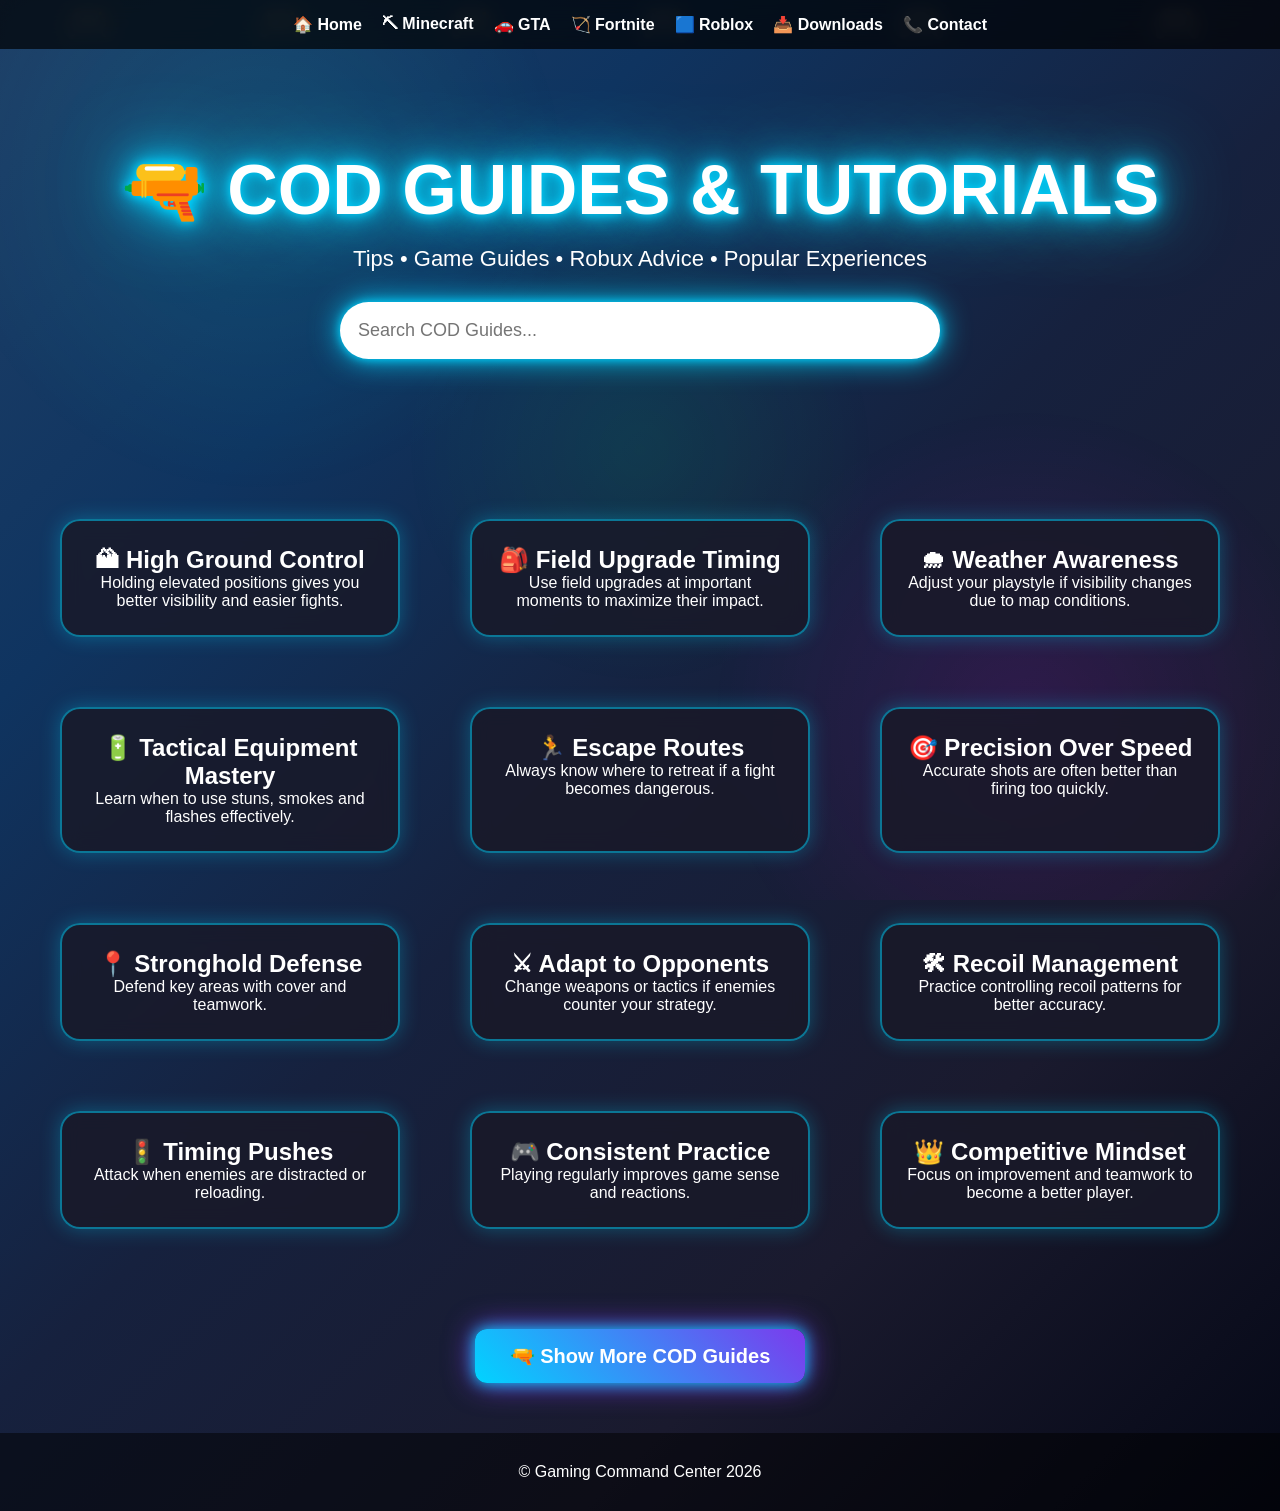
<file: COD.html>
<!DOCTYPE html>
<html lang="en">
<head>
<meta charset="UTF-8">
<meta name="viewport" content="width=device-width, initial-scale=1.0">
<title>Roblox Guides & Tutorials</title>

<meta name="google-adsense-account" content="ca-pub-3595791569047109">
<!-- Google tag (gtag.js) -->
<script async src="https://www.googletagmanager.com/gtag/js?id=G-QD8HGFSM2Q"></script>
<script>
  window.dataLayer = window.dataLayer || [];
  function gtag(){dataLayer.push(arguments);}
  gtag('js', new Date());

  gtag('config', 'G-QD8HGFSM2Q');
</script>
<link rel="stylesheet" href="style.css">
</head>

<body>

<div class="controllers">
<span>🎮</span>
<span>🎮</span>
<span>🎮</span>
<span>🎮</span>
<span>🎮</span>
<span>🎮</span>
</div>

<nav class="navbar">
<a href="index.html">🏠 Home</a>
<a href="minecraft.html">⛏ Minecraft</a>
<a href="gta.html">🚗 GTA</a>
<a href="fortnite.html">🏹 Fortnite</a>
<a href="roblox.html">🟦 Roblox</a>
<a href="downloads.html">📥 Downloads</a>
<a href="contact.html">📞 Contact</a>
</nav>

<header class="hero">
<h1>🔫 COD GUIDES & TUTORIALS</h1>
<p>Tips • Game Guides • Robux Advice • Popular Experiences</p>

<input
id="search"
placeholder="Search COD Guides..."
onkeyup="searchGames()">
</header>

<section class="games">

<div class="game-card">
<h2>🏔 High Ground Control</h2>
<p>Holding elevated positions gives you better visibility and easier fights.</p>
</div>

<div class="game-card">
<h2>🎒 Field Upgrade Timing</h2>
<p>Use field upgrades at important moments to maximize their impact.</p>
</div>

<div class="game-card">
<h2>🌧 Weather Awareness</h2>
<p>Adjust your playstyle if visibility changes due to map conditions.</p>
</div>

<div class="game-card">
<h2>🔋 Tactical Equipment Mastery</h2>
<p>Learn when to use stuns, smokes and flashes effectively.</p>
</div>

<div class="game-card">
<h2>🏃 Escape Routes</h2>
<p>Always know where to retreat if a fight becomes dangerous.</p>
</div>

<div class="game-card">
<h2>🎯 Precision Over Speed</h2>
<p>Accurate shots are often better than firing too quickly.</p>
</div>

<div class="game-card">
<h2>📍 Stronghold Defense</h2>
<p>Defend key areas with cover and teamwork.</p>
</div>

<div class="game-card">
<h2>⚔ Adapt to Opponents</h2>
<p>Change weapons or tactics if enemies counter your strategy.</p>
</div>

<div class="game-card">
<h2>🛠 Recoil Management</h2>
<p>Practice controlling recoil patterns for better accuracy.</p>
</div>

<div class="game-card">
<h2>🚦 Timing Pushes</h2>
<p>Attack when enemies are distracted or reloading.</p>
</div>

<div class="game-card">
<h2>🎮 Consistent Practice</h2>
<p>Playing regularly improves game sense and reactions.</p>
</div>

<div class="game-card">
<h2>👑 Competitive Mindset</h2>
<p>Focus on improvement and teamwork to become a better player.</p>
</div>

</section>

<button id="codBtn" class="btn" onclick="showMoreCOD()">
🔫 Show More COD Guides
</button>

<div id="moreCOD">
     
<div class="game-card">
<h2>🔫 Best Assault Rifles</h2>
<p>Assault rifles are versatile weapons effective at medium and long ranges.</p>
</div>

<div class="game-card">
<h2>⚡ Best SMGs</h2>
<p>SMGs excel in close-range combat due to their high fire rate.</p>
</div>

<div class="game-card">
<h2>🎯 Sniper Tips</h2>
<p>Hold angles and practice quick-scoping for better accuracy.</p>
</div>

<div class="game-card">
<h2>🛡 Use Cover</h2>
<p>Always fight near cover to reduce incoming damage.</p>
</div>

<div class="game-card">
<h2>🎧 Audio Settings</h2>
<p>Increase footstep audio to detect enemies more easily.</p>
</div>

<div class="game-card">
<h2>🏃 Movement Guide</h2>
<p>Master sliding, jumping and sprinting to become harder to hit.</p>
</div>

<div class="game-card">
<h2>🏃 Slide Canceling</h2>
<p>Use movement techniques to reposition quickly and stay unpredictable.</p>
</div>

<div class="game-card">
<h2>🎯 Crosshair Discipline</h2>
<p>Keep your crosshair where enemies are likely to appear.</p>
</div>

<div class="game-card">
<h2>🚪 Door Strategy</h2>
<p>Open doors carefully to avoid revealing your position.</p>
</div>

<div class="game-card">
<h2>🛠 Weapon Tuning</h2>
<p>Adjust attachments to balance recoil, range and mobility.</p>
</div>

<div class="game-card">
<h2>🌫 Smoke Grenades</h2>
<p>Use smoke to revive teammates or cross dangerous areas safely.</p>
</div>

<div class="game-card">
<h2>⚡ Aggressive Playstyle</h2>
<p>Keep moving and pressure opponents before they react.</p>
</div>

<div class="game-card">
<h2>🛡 Defensive Playstyle</h2>
<p>Hold key locations and control important areas of the map.</p>
</div>

<div class="game-card">
<h2>🔍 Spot Enemy Patterns</h2>
<p>Notice where enemies frequently appear and prepare for them.</p>
</div>

<div class="game-card">
<h2>🎯 Burst Fire Technique</h2>
<p>Fire in short bursts at long range to improve accuracy.</p>
</div>

<div class="game-card">
<h2>🌍 Map Awareness</h2>
<p>Know the routes, shortcuts and high-traffic areas.</p>
</div>

<div class="game-card">
<h2>🎒 Equipment Usage</h2>
<p>Use tactical equipment at the right time for maximum impact.</p>
</div>

<div class="game-card">
<h2>🚧 Chokepoint Control</h2>
<p>Defend narrow paths to slow enemy advances.</p>
</div>

<div class="game-card">
<h2>🔄 Position Rotation</h2>
<p>Move after engagements to avoid being predictable.</p>
</div>

<div class="game-card">
<h2>🎖 Objective Defense</h2>
<p>Protect captured objectives instead of only attacking.</p>
</div>

<div class="game-card">
<h2>👀 Peek Carefully</h2>
<p>Expose as little of your character as possible while checking angles.</p>
</div>

<div class="game-card">
<h2>🎮 Warm-Up Routine</h2>
<p>Practice aiming and movement before playing ranked matches.</p>
</div>

<div class="game-card">
<h2>⚔ One-on-One Fights</h2>
<p>Take fights only when you have an advantage.</p>
</div>

<div class="game-card">
<h2>🌐 Stable Connection</h2>
<p>A low ping can improve reaction time and hit registration.</p>
</div>

<div class="game-card">
<h2>📈 Track Progress</h2>
<p>Review your matches and learn from mistakes.</p>
</div>

<div class="game-card">
<h2>🔋 Conserve Resources</h2>
<p>Use ammo and equipment wisely throughout the match.</p>
</div>

<div class="game-card">
<h2>🧭 Flanking Routes</h2>
<p>Attack enemies from unexpected directions.</p>
</div>

<div class="game-card">
<h2>🏢 Indoor Combat</h2>
<p>Clear rooms carefully and check every corner.</p>
</div>

<div class="game-card">
<h2>🌄 Long Range Combat</h2>
<p>Control recoil and fire accurately from a distance.</p>
</div>

<div class="game-card">
<h2>🎯 Precision Shooting</h2>
<p>Focus on accuracy rather than firing continuously.</p>
</div>

<div class="game-card">
<h2>🕹 Adapt Your Strategy</h2>
<p>Change tactics depending on the enemy team.</p>
</div>

<div class="game-card">
<h2>🎯 Pre-Aiming</h2>
<p>Aim at common enemy positions before turning corners to react faster.</p>
</div>

<div class="game-card">
<h2>🚶 Walk Silently</h2>
<p>Move carefully to reduce noise and avoid revealing your location.</p>
</div>

<div class="game-card">
<h2>📦 Supply Box Strategy</h2>
<p>Loot quickly and stay alert because enemies may be nearby.</p>
</div>

<div class="game-card">
<h2>🏃 Tactical Sprint</h2>
<p>Use tactical sprint wisely to reach objectives faster.</p>
</div>

<div class="game-card">
<h2>🧱 Power Positions</h2>
<p>Control strong positions on the map to gain an advantage.</p>
</div>

<div class="game-card">
<h2>⚡ Quick Reaction Training</h2>
<p>Practice target switching to improve reaction speed.</p>
</div>

<div class="game-card">
<h2>🎯 Hip Fire Accuracy</h2>
<p>Improve close-range combat by learning when to hip fire.</p>
</div>

<div class="game-card">
<h2>🔭 Scope Selection</h2>
<p>Choose scopes based on map size and playstyle.</p>
</div>

<div class="game-card">
<h2>🎒 Ammo Box Usage</h2>
<p>Place ammo boxes in safe areas for teammates.</p>
</div>

<div class="game-card">
<h2>🛰 Advanced UAV</h2>
<p>Use advanced UAVs to track enemy movements better.</p>
</div>

<div class="game-card">
<h2>🎮 Button Layout</h2>
<p>Customize controls to fit your playstyle.</p>
</div>

<div class="game-card">
<h2>🔄 Weapon Switching</h2>
<p>Switch to your secondary weapon instead of reloading in danger.</p>
</div>

<div class="game-card">
<h2>📡 Radar Awareness</h2>
<p>Watch the radar for teammate positions and enemy activity.</p>
</div>

<div class="game-card">
<h2>🚪 Safe Entry</h2>
<p>Clear rooms methodically before entering.</p>
</div>

<div class="game-card">
<h2>🎯 Center Screen Aim</h2>
<p>Keep your aim centered while moving around the map.</p>
</div>

<div class="game-card">
<h2>🌪 Flank Timing</h2>
<p>Choose the right moment to attack enemies from behind.</p>
</div>

<div class="game-card">
<h2>🏅 Objective Priority</h2>
<p>Winning objectives often matters more than eliminations.</p>
</div>

<div class="game-card">
<h2>💡 Flash Grenades</h2>
<p>Use flash grenades before pushing defended areas.</p>
</div>

<div class="game-card">
<h2>🚁 Recon Support</h2>
<p>Use reconnaissance tools to gather enemy information.</p>
</div>

<div class="game-card">
<h2>🎖 Match Awareness</h2>
<p>Pay attention to score, time remaining and objectives.</p>
</div>

<div class="game-card">
<h2>🧭 Route Planning</h2>
<p>Choose safer routes to objectives and avoid open areas.</p>
</div>

<div class="game-card">
<h2>🏠 Building Defense</h2>
<p>Use windows and cover effectively while defending buildings.</p>
</div>

<div class="game-card">
<h2>⚙ Attachment Balance</h2>
<p>Balance recoil control, mobility and damage range.</p>
</div>

<div class="game-card">
<h2>🌟 MVP Strategy</h2>
<p>Support your team and focus on high-impact plays.</p>
</div>

<div class="game-card">
<h2>🎯 Trigger Discipline</h2>
<p>Take accurate shots instead of spraying randomly.</p>
</div>

<div class="game-card">
<h2>🛡 Team Protection</h2>
<p>Cover teammates while they capture objectives.</p>
</div>

<div class="game-card">
<h2>📈 Performance Tracking</h2>
<p>Analyze your strengths and weaknesses after matches.</p>
</div>

<div class="game-card">
<h2>🎮 Practice Routine</h2>
<p>Warm up regularly to maintain consistent performance.</p>
</div>

<div class="game-card">
<h2>⚔ Late Game Focus</h2>
<p>Stay calm during close matches and avoid risky plays.</p>
</div>

<div class="game-card">
<h2>👑 Victory Mindset</h2>
<p>Learn from every match and keep improving over time.</p>
</div>

<div class="game-card">
<h2>📍 High Ground Advantage</h2>
<p>Elevated positions provide better visibility and control.</p>
</div>

<div class="game-card">
<h2>🤝 Support Teammates</h2>
<p>Work together to secure objectives and victories.</p>
</div>

<div class="game-card">
<h2>🎒 Customize Classes</h2>
<p>Create loadouts for different maps and modes.</p>
</div>

<div class="game-card">
<h2>🔥 Stay Calm Under Pressure</h2>
<p>Keep focused during intense situations to make better decisions.</p>
</div>

<div class="game-card">
<h2>👑 Champion Mindset</h2>
<p>Consistent practice and learning are key to improvement.</p>
</div>

<div class="game-card">
<h2>🗺 Learn Maps</h2>
<p>Knowing map layouts helps predict enemy positions.</p>
</div>

<div class="game-card">
<h2>🎯 Improve Aim</h2>
<p>Keep your crosshair at head level for faster eliminations.</p>
</div>

<div class="game-card">
<h2>💣 Grenade Guide</h2>
<p>Use tactical and lethal grenades strategically.</p>
</div>

<div class="game-card">
<h2>🔫 Loadout Tips</h2>
<p>Create loadouts for different maps and playstyles.</p>
</div>

<div class="game-card">
<h2>🏆 Ranked Play</h2>
<p>Communication and teamwork are crucial in ranked matches.</p>
</div>

<div class="game-card">
<h2>🎮 Controller Settings</h2>
<p>Experiment with sensitivity settings to improve aim.</p>
</div>

<div class="game-card">
<h2>⌨ Keyboard & Mouse</h2>
<p>Find keybinds that are comfortable and efficient.</p>
</div>

<div class="game-card">
<h2>👀 Minimap Awareness</h2>
<p>Watch the minimap constantly for enemy information.</p>
</div>

<div class="game-card">
<h2>📡 UAV Guide</h2>
<p>Use UAVs to reveal enemy positions to your team.</p>
</div>

<div class="game-card">
<h2>🚁 Killstreak Tips</h2>
<p>Choose killstreaks that match your playstyle.</p>
</div>

<div class="game-card">
<h2>🔄 Reload Smartly</h2>
<p>Reload only when safe to avoid getting caught.</p>
</div>

<div class="game-card">
<h2>🎖 XP Farming</h2>
<p>Complete challenges to level up faster.</p>
</div>

<div class="game-card">
<h2>🧠 Teamwork Guide</h2>
<p>Stick with teammates and share information.</p>
</div>

<div class="game-card">
<h2>👑 Become a Pro</h2>
<p>Practice consistently and analyze your gameplay.</p>
</div>


</div>



<footer>
<p>© Gaming Command Center 2026</p>
</footer>

<script src="script.js"></script>

</body>
</html>
</file>
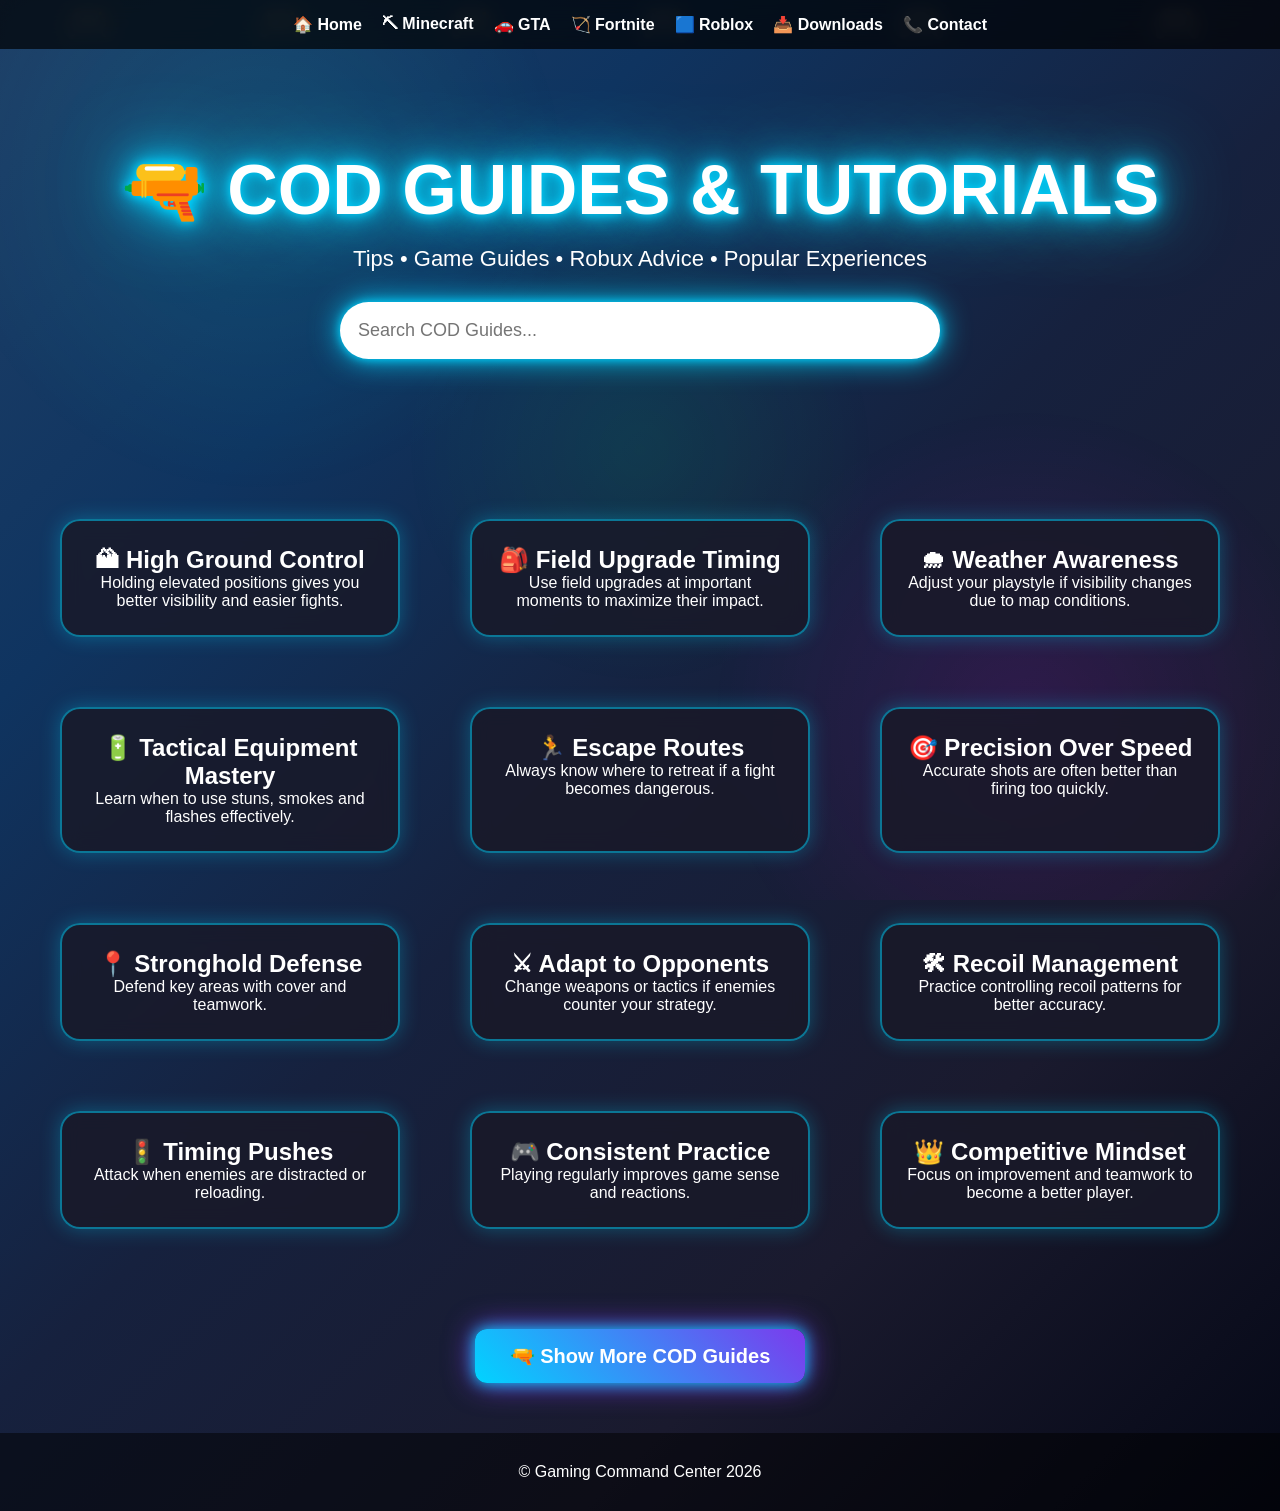
<file: cod.html>
<!DOCTYPE html>
<html lang="en">
<head>
<meta charset="UTF-8">
<meta name="viewport" content="width=device-width, initial-scale=1.0">
<title>Roblox Guides & Tutorials</title>

<script async src="https://pagead2.googlesyndication.com/pagead/js/adsbygoogle.js?client=ca-pub-3595791569047109"
     crossorigin="anonymous"></script>
<!-- Google tag (gtag.js) -->
<script async src="https://www.googletagmanager.com/gtag/js?id=G-QD8HGFSM2Q"></script>
<script>
  window.dataLayer = window.dataLayer || [];
  function gtag(){dataLayer.push(arguments);}
  gtag('js', new Date());

  gtag('config', 'G-QD8HGFSM2Q');
</script>
<link rel="stylesheet" href="style.css">
</head>

<body>

<div class="controllers">
<span>🎮</span>
<span>🎮</span>
<span>🎮</span>
<span>🎮</span>
<span>🎮</span>
<span>🎮</span>
</div>

<nav class="navbar">
<a href="index.html">🏠 Home</a>
<a href="minecraft.html">⛏ Minecraft</a>
<a href="gta.html">🚗 GTA</a>
<a href="fortnite.html">🏹 Fortnite</a>
<a href="roblox.html">🟦 Roblox</a>
<a href="downloads.html">📥 Downloads</a>
<a href="contact.html">📞 Contact</a>
</nav>

<header class="hero">
<h1>🔫 COD GUIDES & TUTORIALS</h1>
<p>Tips • Game Guides • Robux Advice • Popular Experiences</p>

<input
id="search"
placeholder="Search COD Guides..."
onkeyup="searchGames()">
</header>

<section class="games">

<div class="game-card">
<h2>🏔 High Ground Control</h2>
<p>Holding elevated positions gives you better visibility and easier fights.</p>
</div>

<div class="game-card">
<h2>🎒 Field Upgrade Timing</h2>
<p>Use field upgrades at important moments to maximize their impact.</p>
</div>

<div class="game-card">
<h2>🌧 Weather Awareness</h2>
<p>Adjust your playstyle if visibility changes due to map conditions.</p>
</div>

<div class="game-card">
<h2>🔋 Tactical Equipment Mastery</h2>
<p>Learn when to use stuns, smokes and flashes effectively.</p>
</div>

<div class="game-card">
<h2>🏃 Escape Routes</h2>
<p>Always know where to retreat if a fight becomes dangerous.</p>
</div>

<div class="game-card">
<h2>🎯 Precision Over Speed</h2>
<p>Accurate shots are often better than firing too quickly.</p>
</div>

<div class="game-card">
<h2>📍 Stronghold Defense</h2>
<p>Defend key areas with cover and teamwork.</p>
</div>

<div class="game-card">
<h2>⚔ Adapt to Opponents</h2>
<p>Change weapons or tactics if enemies counter your strategy.</p>
</div>

<div class="game-card">
<h2>🛠 Recoil Management</h2>
<p>Practice controlling recoil patterns for better accuracy.</p>
</div>

<div class="game-card">
<h2>🚦 Timing Pushes</h2>
<p>Attack when enemies are distracted or reloading.</p>
</div>

<div class="game-card">
<h2>🎮 Consistent Practice</h2>
<p>Playing regularly improves game sense and reactions.</p>
</div>

<div class="game-card">
<h2>👑 Competitive Mindset</h2>
<p>Focus on improvement and teamwork to become a better player.</p>
</div>

</section>

<button id="codBtn" class="btn" onclick="showMoreCOD()">
🔫 Show More COD Guides
</button>

<div id="moreCOD">
     
<div class="game-card">
<h2>🔫 Best Assault Rifles</h2>
<p>Assault rifles are versatile weapons effective at medium and long ranges.</p>
</div>

<div class="game-card">
<h2>⚡ Best SMGs</h2>
<p>SMGs excel in close-range combat due to their high fire rate.</p>
</div>

<div class="game-card">
<h2>🎯 Sniper Tips</h2>
<p>Hold angles and practice quick-scoping for better accuracy.</p>
</div>

<div class="game-card">
<h2>🛡 Use Cover</h2>
<p>Always fight near cover to reduce incoming damage.</p>
</div>

<div class="game-card">
<h2>🎧 Audio Settings</h2>
<p>Increase footstep audio to detect enemies more easily.</p>
</div>

<div class="game-card">
<h2>🏃 Movement Guide</h2>
<p>Master sliding, jumping and sprinting to become harder to hit.</p>
</div>

<div class="game-card">
<h2>🏃 Slide Canceling</h2>
<p>Use movement techniques to reposition quickly and stay unpredictable.</p>
</div>

<div class="game-card">
<h2>🎯 Crosshair Discipline</h2>
<p>Keep your crosshair where enemies are likely to appear.</p>
</div>

<div class="game-card">
<h2>🚪 Door Strategy</h2>
<p>Open doors carefully to avoid revealing your position.</p>
</div>

<div class="game-card">
<h2>🛠 Weapon Tuning</h2>
<p>Adjust attachments to balance recoil, range and mobility.</p>
</div>

<div class="game-card">
<h2>🌫 Smoke Grenades</h2>
<p>Use smoke to revive teammates or cross dangerous areas safely.</p>
</div>

<div class="game-card">
<h2>⚡ Aggressive Playstyle</h2>
<p>Keep moving and pressure opponents before they react.</p>
</div>

<div class="game-card">
<h2>🛡 Defensive Playstyle</h2>
<p>Hold key locations and control important areas of the map.</p>
</div>

<div class="game-card">
<h2>🔍 Spot Enemy Patterns</h2>
<p>Notice where enemies frequently appear and prepare for them.</p>
</div>

<div class="game-card">
<h2>🎯 Burst Fire Technique</h2>
<p>Fire in short bursts at long range to improve accuracy.</p>
</div>

<div class="game-card">
<h2>🌍 Map Awareness</h2>
<p>Know the routes, shortcuts and high-traffic areas.</p>
</div>

<div class="game-card">
<h2>🎒 Equipment Usage</h2>
<p>Use tactical equipment at the right time for maximum impact.</p>
</div>

<div class="game-card">
<h2>🚧 Chokepoint Control</h2>
<p>Defend narrow paths to slow enemy advances.</p>
</div>

<div class="game-card">
<h2>🔄 Position Rotation</h2>
<p>Move after engagements to avoid being predictable.</p>
</div>

<div class="game-card">
<h2>🎖 Objective Defense</h2>
<p>Protect captured objectives instead of only attacking.</p>
</div>

<div class="game-card">
<h2>👀 Peek Carefully</h2>
<p>Expose as little of your character as possible while checking angles.</p>
</div>

<div class="game-card">
<h2>🎮 Warm-Up Routine</h2>
<p>Practice aiming and movement before playing ranked matches.</p>
</div>

<div class="game-card">
<h2>⚔ One-on-One Fights</h2>
<p>Take fights only when you have an advantage.</p>
</div>

<div class="game-card">
<h2>🌐 Stable Connection</h2>
<p>A low ping can improve reaction time and hit registration.</p>
</div>

<div class="game-card">
<h2>📈 Track Progress</h2>
<p>Review your matches and learn from mistakes.</p>
</div>

<div class="game-card">
<h2>🔋 Conserve Resources</h2>
<p>Use ammo and equipment wisely throughout the match.</p>
</div>

<div class="game-card">
<h2>🧭 Flanking Routes</h2>
<p>Attack enemies from unexpected directions.</p>
</div>

<div class="game-card">
<h2>🏢 Indoor Combat</h2>
<p>Clear rooms carefully and check every corner.</p>
</div>

<div class="game-card">
<h2>🌄 Long Range Combat</h2>
<p>Control recoil and fire accurately from a distance.</p>
</div>

<div class="game-card">
<h2>🎯 Precision Shooting</h2>
<p>Focus on accuracy rather than firing continuously.</p>
</div>

<div class="game-card">
<h2>🕹 Adapt Your Strategy</h2>
<p>Change tactics depending on the enemy team.</p>
</div>

<div class="game-card">
<h2>🎯 Pre-Aiming</h2>
<p>Aim at common enemy positions before turning corners to react faster.</p>
</div>

<div class="game-card">
<h2>🚶 Walk Silently</h2>
<p>Move carefully to reduce noise and avoid revealing your location.</p>
</div>

<div class="game-card">
<h2>📦 Supply Box Strategy</h2>
<p>Loot quickly and stay alert because enemies may be nearby.</p>
</div>

<div class="game-card">
<h2>🏃 Tactical Sprint</h2>
<p>Use tactical sprint wisely to reach objectives faster.</p>
</div>

<div class="game-card">
<h2>🧱 Power Positions</h2>
<p>Control strong positions on the map to gain an advantage.</p>
</div>

<div class="game-card">
<h2>⚡ Quick Reaction Training</h2>
<p>Practice target switching to improve reaction speed.</p>
</div>

<div class="game-card">
<h2>🎯 Hip Fire Accuracy</h2>
<p>Improve close-range combat by learning when to hip fire.</p>
</div>

<div class="game-card">
<h2>🔭 Scope Selection</h2>
<p>Choose scopes based on map size and playstyle.</p>
</div>

<div class="game-card">
<h2>🎒 Ammo Box Usage</h2>
<p>Place ammo boxes in safe areas for teammates.</p>
</div>

<div class="game-card">
<h2>🛰 Advanced UAV</h2>
<p>Use advanced UAVs to track enemy movements better.</p>
</div>

<div class="game-card">
<h2>🎮 Button Layout</h2>
<p>Customize controls to fit your playstyle.</p>
</div>

<div class="game-card">
<h2>🔄 Weapon Switching</h2>
<p>Switch to your secondary weapon instead of reloading in danger.</p>
</div>

<div class="game-card">
<h2>📡 Radar Awareness</h2>
<p>Watch the radar for teammate positions and enemy activity.</p>
</div>

<div class="game-card">
<h2>🚪 Safe Entry</h2>
<p>Clear rooms methodically before entering.</p>
</div>

<div class="game-card">
<h2>🎯 Center Screen Aim</h2>
<p>Keep your aim centered while moving around the map.</p>
</div>

<div class="game-card">
<h2>🌪 Flank Timing</h2>
<p>Choose the right moment to attack enemies from behind.</p>
</div>

<div class="game-card">
<h2>🏅 Objective Priority</h2>
<p>Winning objectives often matters more than eliminations.</p>
</div>

<div class="game-card">
<h2>💡 Flash Grenades</h2>
<p>Use flash grenades before pushing defended areas.</p>
</div>

<div class="game-card">
<h2>🚁 Recon Support</h2>
<p>Use reconnaissance tools to gather enemy information.</p>
</div>

<div class="game-card">
<h2>🎖 Match Awareness</h2>
<p>Pay attention to score, time remaining and objectives.</p>
</div>

<div class="game-card">
<h2>🧭 Route Planning</h2>
<p>Choose safer routes to objectives and avoid open areas.</p>
</div>

<div class="game-card">
<h2>🏠 Building Defense</h2>
<p>Use windows and cover effectively while defending buildings.</p>
</div>

<div class="game-card">
<h2>⚙ Attachment Balance</h2>
<p>Balance recoil control, mobility and damage range.</p>
</div>

<div class="game-card">
<h2>🌟 MVP Strategy</h2>
<p>Support your team and focus on high-impact plays.</p>
</div>

<div class="game-card">
<h2>🎯 Trigger Discipline</h2>
<p>Take accurate shots instead of spraying randomly.</p>
</div>

<div class="game-card">
<h2>🛡 Team Protection</h2>
<p>Cover teammates while they capture objectives.</p>
</div>

<div class="game-card">
<h2>📈 Performance Tracking</h2>
<p>Analyze your strengths and weaknesses after matches.</p>
</div>

<div class="game-card">
<h2>🎮 Practice Routine</h2>
<p>Warm up regularly to maintain consistent performance.</p>
</div>

<div class="game-card">
<h2>⚔ Late Game Focus</h2>
<p>Stay calm during close matches and avoid risky plays.</p>
</div>

<div class="game-card">
<h2>👑 Victory Mindset</h2>
<p>Learn from every match and keep improving over time.</p>
</div>

<div class="game-card">
<h2>📍 High Ground Advantage</h2>
<p>Elevated positions provide better visibility and control.</p>
</div>

<div class="game-card">
<h2>🤝 Support Teammates</h2>
<p>Work together to secure objectives and victories.</p>
</div>

<div class="game-card">
<h2>🎒 Customize Classes</h2>
<p>Create loadouts for different maps and modes.</p>
</div>

<div class="game-card">
<h2>🔥 Stay Calm Under Pressure</h2>
<p>Keep focused during intense situations to make better decisions.</p>
</div>

<div class="game-card">
<h2>👑 Champion Mindset</h2>
<p>Consistent practice and learning are key to improvement.</p>
</div>

<div class="game-card">
<h2>🗺 Learn Maps</h2>
<p>Knowing map layouts helps predict enemy positions.</p>
</div>

<div class="game-card">
<h2>🎯 Improve Aim</h2>
<p>Keep your crosshair at head level for faster eliminations.</p>
</div>

<div class="game-card">
<h2>💣 Grenade Guide</h2>
<p>Use tactical and lethal grenades strategically.</p>
</div>

<div class="game-card">
<h2>🔫 Loadout Tips</h2>
<p>Create loadouts for different maps and playstyles.</p>
</div>

<div class="game-card">
<h2>🏆 Ranked Play</h2>
<p>Communication and teamwork are crucial in ranked matches.</p>
</div>

<div class="game-card">
<h2>🎮 Controller Settings</h2>
<p>Experiment with sensitivity settings to improve aim.</p>
</div>

<div class="game-card">
<h2>⌨ Keyboard & Mouse</h2>
<p>Find keybinds that are comfortable and efficient.</p>
</div>

<div class="game-card">
<h2>👀 Minimap Awareness</h2>
<p>Watch the minimap constantly for enemy information.</p>
</div>

<div class="game-card">
<h2>📡 UAV Guide</h2>
<p>Use UAVs to reveal enemy positions to your team.</p>
</div>

<div class="game-card">
<h2>🚁 Killstreak Tips</h2>
<p>Choose killstreaks that match your playstyle.</p>
</div>

<div class="game-card">
<h2>🔄 Reload Smartly</h2>
<p>Reload only when safe to avoid getting caught.</p>
</div>

<div class="game-card">
<h2>🎖 XP Farming</h2>
<p>Complete challenges to level up faster.</p>
</div>

<div class="game-card">
<h2>🧠 Teamwork Guide</h2>
<p>Stick with teammates and share information.</p>
</div>

<div class="game-card">
<h2>👑 Become a Pro</h2>
<p>Practice consistently and analyze your gameplay.</p>
</div>


</div>



<footer>
<p>© Gaming Command Center 2026</p>
</footer>

<script src="script.js"></script>

</body>
</html>
</file>
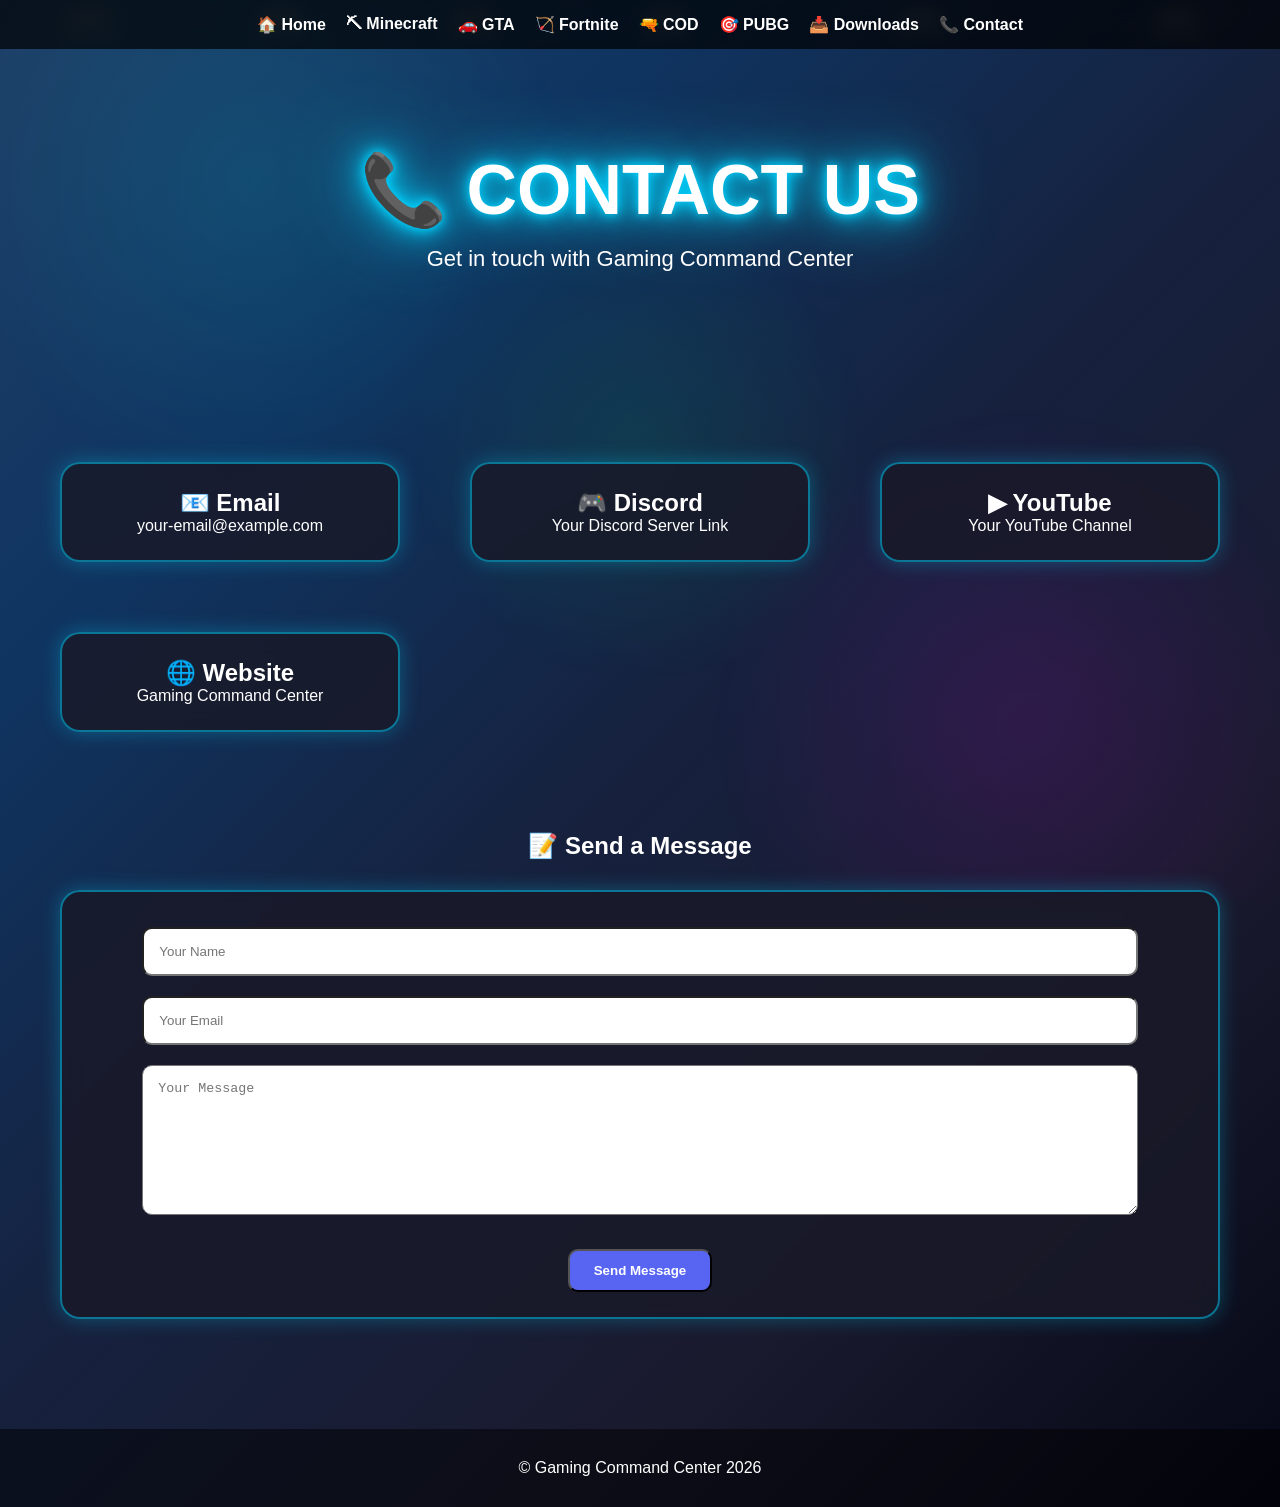
<file: contact.html>
<!DOCTYPE html>
<html lang="en">
<head>
<meta charset="UTF-8">
<meta name="viewport" content="width=device-width, initial-scale=1.0">
<title>Contact Us</title>

<script async src="https://pagead2.googlesyndication.com/pagead/js/adsbygoogle.js?client=ca-pub-3595791569047109"
     crossorigin="anonymous"></script> 
<!-- Google tag (gtag.js) -->
<script async src="https://www.googletagmanager.com/gtag/js?id=G-QD8HGFSM2Q"></script>
<script>
  window.dataLayer = window.dataLayer || [];
  function gtag(){dataLayer.push(arguments);}
  gtag('js', new Date());

  gtag('config', 'G-QD8HGFSM2Q');
</script>
<link rel="stylesheet" href="style.css">
</head>

<body>

<div class="controllers">
<span>🎮</span>
<span>🎮</span>
<span>🎮</span>
<span>🎮</span>
<span>🎮</span>
<span>🎮</span>
</div>

<nav class="navbar">
<a href="index.html">🏠 Home</a>
<a href="minecraft.html">⛏ Minecraft</a>
<a href="gta.html">🚗 GTA</a>
<a href="fortnite.html">🏹 Fortnite</a>
<a href="cod.html">🔫 COD</a>
<a href="pubg.html">🎯 PUBG</a>
<a href="downloads.html">📥 Downloads</a>
<a href="contact.html">📞 Contact</a>
</nav>

<header class="hero">
<h1>📞 CONTACT US</h1>
<p>Get in touch with Gaming Command Center</p>
</header>

<section class="games">

<div class="game-card">

<h2>📧 Email</h2>
<p>your-email@example.com</p>

</div>

<div class="game-card">

<h2>🎮 Discord</h2>
<p>Your Discord Server Link</p>

</div>

<div class="game-card">

<h2>▶ YouTube</h2>
<p>Your YouTube Channel</p>

</div>

<div class="game-card">

<h2>🌐 Website</h2>
<p>Gaming Command Center</p>

</div>

</section>

<section class="videos">

<h1>📝 Send a Message</h1>

<div class="game-card">

<form>

<input
type="text"
placeholder="Your Name"
style="width:90%;padding:15px;margin:10px;border-radius:10px;">

<br>

<input
type="email"
placeholder="Your Email"
style="width:90%;padding:15px;margin:10px;border-radius:10px;">

<br>

<textarea
placeholder="Your Message"
style="width:90%;height:150px;padding:15px;margin:10px;border-radius:10px;"></textarea>

<br>

<button
type="button"
class="btn"
onclick="alert('Message Sent!')">

Send Message

</button>

</form>

</div>

</section>

<footer>
<p>© Gaming Command Center 2026</p>
</footer>

<script src="script.js"></script>

</body>
</html>
</file>
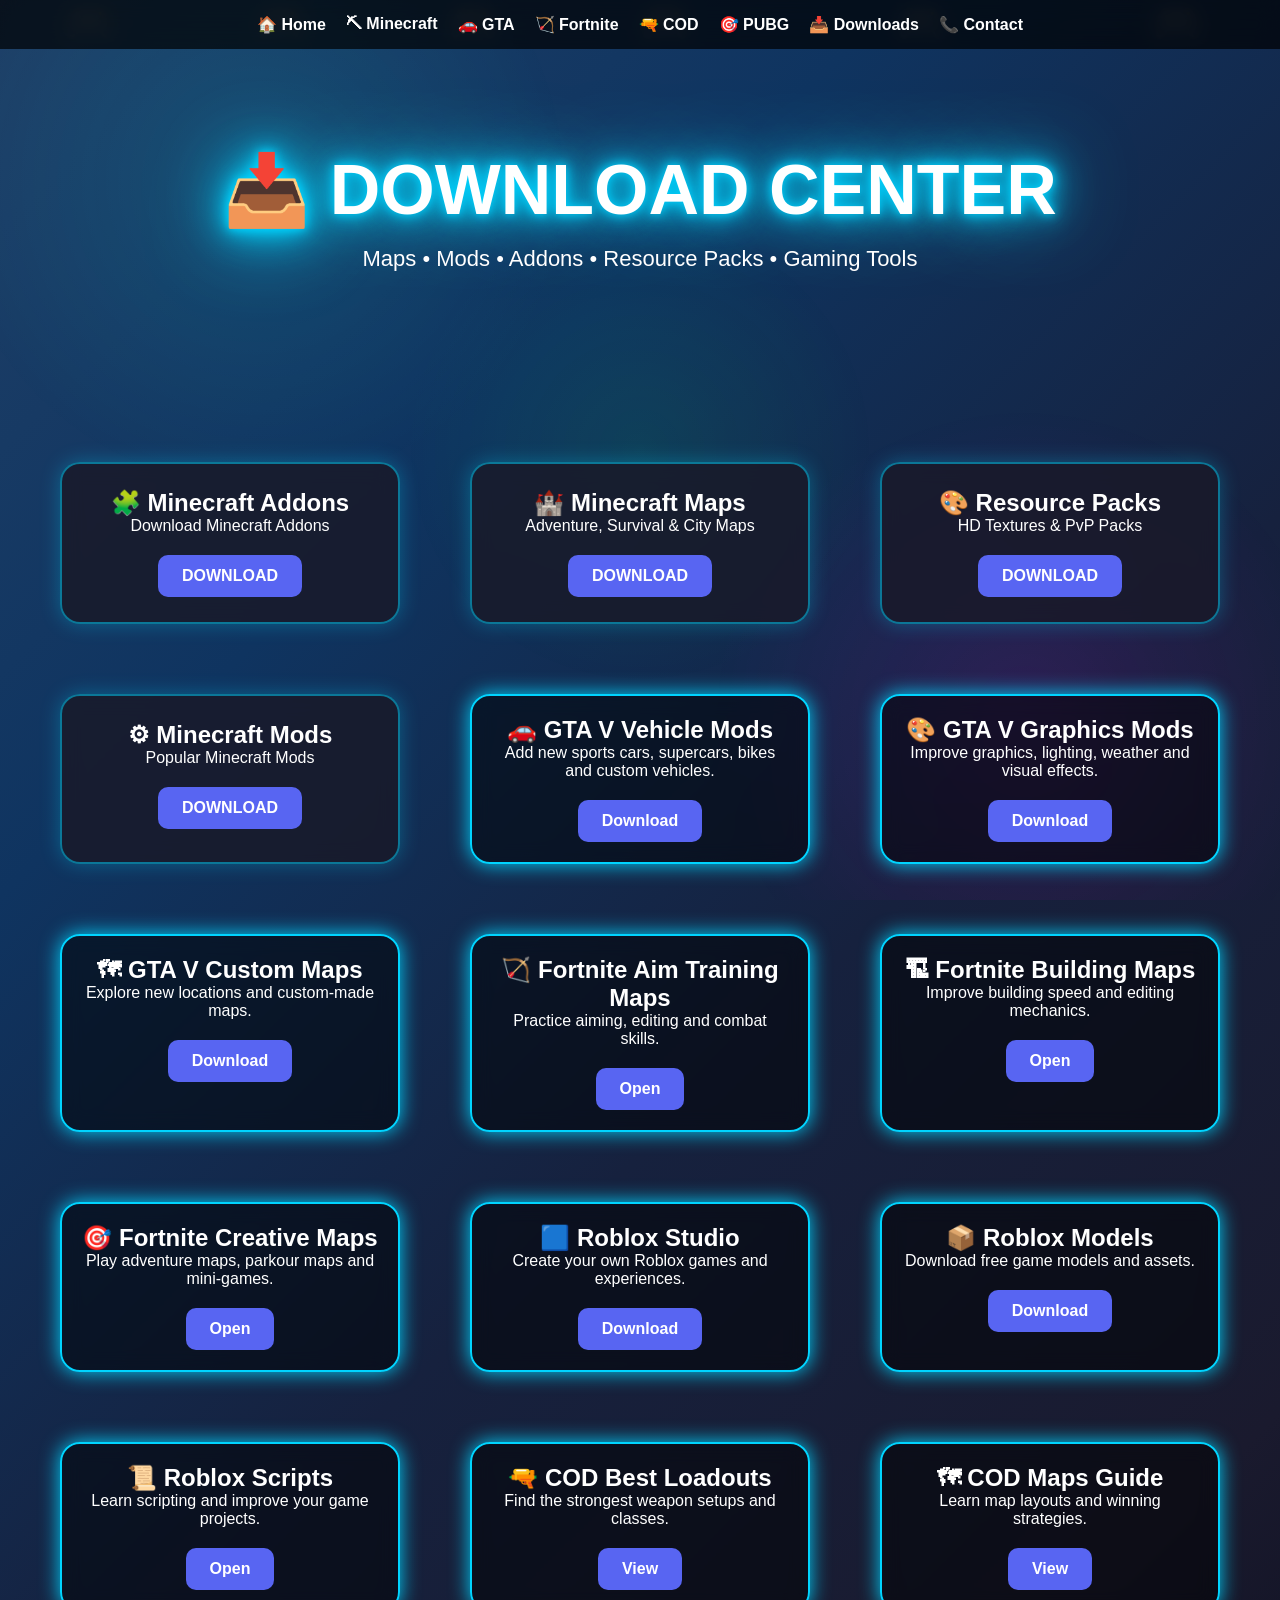
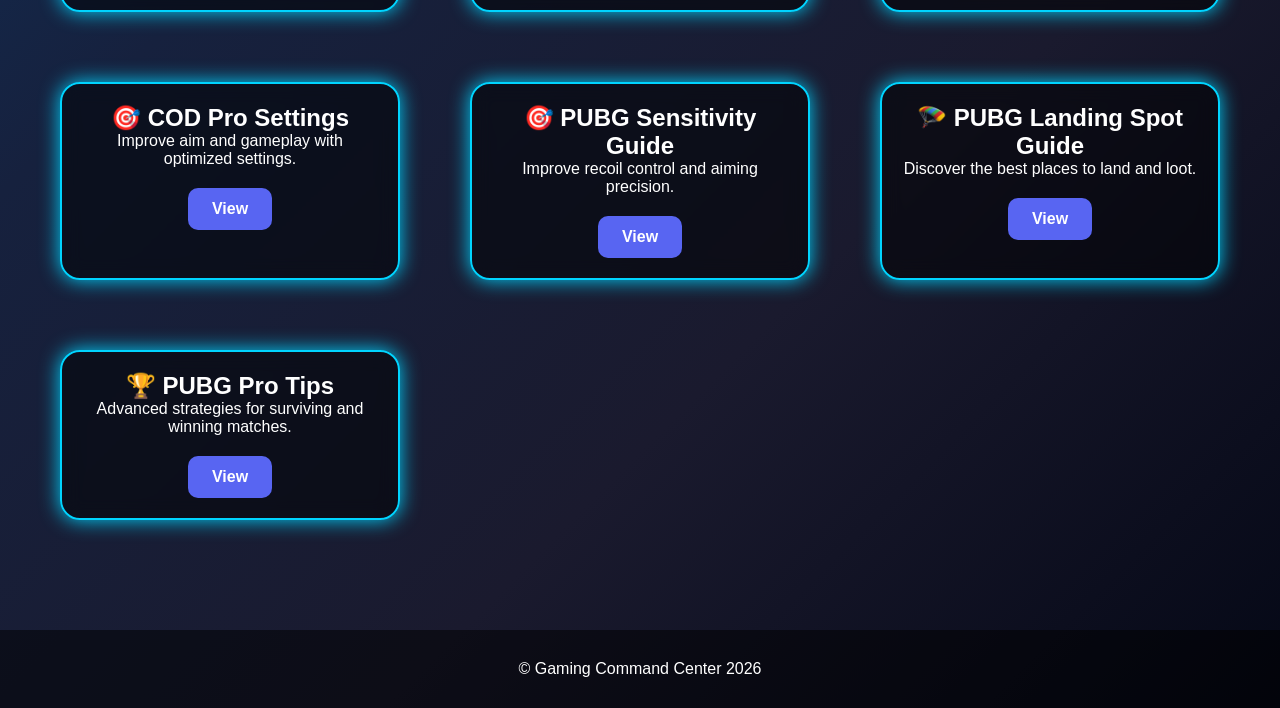
<file: download.html>
<!DOCTYPE html>
<html lang="en">
<head>
<meta charset="UTF-8">
<meta name="viewport" content="width=device-width, initial-scale=1.0">
<title>Downloads Center</title>

<meta name="google-adsense-account" content="ca-pub-3595791569047109">
     
<!-- Google tag (gtag.js) -->
<script async src="https://www.googletagmanager.com/gtag/js?id=G-0X5JKJKLS9"></script>
<script>
  window.dataLayer = window.dataLayer || [];
  function gtag(){dataLayer.push(arguments);}
  gtag('js', new Date());

  gtag('config', 'G-0X5JKJKLS9');
</script>
<link rel="stylesheet" href="style.css">
</head>

<body>

<div class="controllers">
<span>🎮</span>
<span>🎮</span>
<span>🎮</span>
<span>🎮</span>
<span>🎮</span>
<span>🎮</span>
</div>

<nav class="navbar">
<a href="index.html">🏠 Home</a>
<a href="minecraft.html">⛏ Minecraft</a>
<a href="gta.html">🚗 GTA</a>
<a href="fortnite.html">🏹 Fortnite</a>
<a href="cod.html">🔫 COD</a>
<a href="pubg.html">🎯 PUBG</a>
<a href="downloads.html">📥 Downloads</a>
<a href="contact.html">📞 Contact</a>
</nav>

<header class="hero">
<h1>📥 DOWNLOAD CENTER</h1>
<p>Maps • Mods • Addons • Resource Packs • Gaming Tools</p>
</header>

<section class="games">

<div class="game-card">
<h2>🧩 Minecraft Addons</h2>
<p>Download Minecraft Addons</p>
<a href="https://mcpedl.com/" target="_blank" class="btn">
DOWNLOAD
</a>
</div>

<div class="game-card">
<h2>🏰 Minecraft Maps</h2>
<p>Adventure, Survival & City Maps</p>
<a href="https://www.planetminecraft.com/projects/" target="_blank" class="btn">
DOWNLOAD
</a>
</div>

<div class="game-card">
<h2>🎨 Resource Packs</h2>
<p>HD Textures & PvP Packs</p>
<a href="https://www.curseforge.com/minecraft/texture-packs" target="_blank" class="btn">
DOWNLOAD
</a>
</div>

<div class="game-card">
<h2>⚙ Minecraft Mods</h2>
<p>Popular Minecraft Mods</p>
<a href="https://www.curseforge.com/minecraft/mc-mods" target="_blank" class="btn">
DOWNLOAD
</a>
</div>

<!-- GTA V -->

<div class="card">
<h2>🚗 GTA V Vehicle Mods</h2>
<p>Add new sports cars, supercars, bikes and custom vehicles.</p>
<a class="btn" href="https://www.gta5-mods.com/vehicles" target="_blank">
Download
</a>
</div>

<div class="card">
<h2>🎨 GTA V Graphics Mods</h2>
<p>Improve graphics, lighting, weather and visual effects.</p>
<a class="btn" href="https://www.gta5-mods.com/misc" target="_blank">
Download
</a>
</div>

<div class="card">
<h2>🗺 GTA V Custom Maps</h2>
<p>Explore new locations and custom-made maps.</p>
<a class="btn" href="https://www.gta5-mods.com/maps" target="_blank">
Download
</a>
</div>

<!-- Fortnite -->

<div class="card">
<h2>🏹 Fortnite Aim Training Maps</h2>
<p>Practice aiming, editing and combat skills.</p>
<a class="btn" href="https://www.fortnite.com/creative" target="_blank">
Open
</a>
</div>

<div class="card">
<h2>🏗 Fortnite Building Maps</h2>
<p>Improve building speed and editing mechanics.</p>
<a class="btn" href="https://www.fortnite.com/creative" target="_blank">
Open
</a>
</div>

<div class="card">
<h2>🎯 Fortnite Creative Maps</h2>
<p>Play adventure maps, parkour maps and mini-games.</p>
<a class="btn" href="https://www.fortnite.com/creative" target="_blank">
Open
</a>
</div>

<!-- Roblox -->

<div class="card">
<h2>🟦 Roblox Studio</h2>
<p>Create your own Roblox games and experiences.</p>
<a class="btn" href="https://create.roblox.com" target="_blank">
Download
</a>
</div>

<div class="card">
<h2>📦 Roblox Models</h2>
<p>Download free game models and assets.</p>
<a class="btn" href="https://create.roblox.com" target="_blank">
Download
</a>
</div>

<div class="card">
<h2>📜 Roblox Scripts</h2>
<p>Learn scripting and improve your game projects.</p>
<a class="btn" href="https://create.roblox.com/docs" target="_blank">
Open
</a>
</div>

<!-- Call of Duty -->

<div class="card">
<h2>🔫 COD Best Loadouts</h2>
<p>Find the strongest weapon setups and classes.</p>
<a class="btn" href="https://www.callofduty.com" target="_blank">
View
</a>
</div>

<div class="card">
<h2>🗺 COD Maps Guide</h2>
<p>Learn map layouts and winning strategies.</p>
<a class="btn" href="https://www.callofduty.com" target="_blank">
View
</a>
</div>

<div class="card">
<h2>🎯 COD Pro Settings</h2>
<p>Improve aim and gameplay with optimized settings.</p>
<a class="btn" href="https://www.callofduty.com" target="_blank">
View
</a>
</div>

<!-- PUBG -->

<div class="card">
<h2>🎯 PUBG Sensitivity Guide</h2>
<p>Improve recoil control and aiming precision.</p>
<a class="btn" href="https://pubg.com" target="_blank">
View
</a>
</div>

<div class="card">
<h2>🪂 PUBG Landing Spot Guide</h2>
<p>Discover the best places to land and loot.</p>
<a class="btn" href="https://pubg.com" target="_blank">
View
</a>
</div>

<div class="card">
<h2>🏆 PUBG Pro Tips</h2>
<p>Advanced strategies for surviving and winning matches.</p>
<a class="btn" href="https://pubg.com" target="_blank">
View
</a>
</div>
  
</section>

<footer>
<p>© Gaming Command Center 2026</p>
</footer>

<script src="script.js"></script>

</body>
</html>
</file>
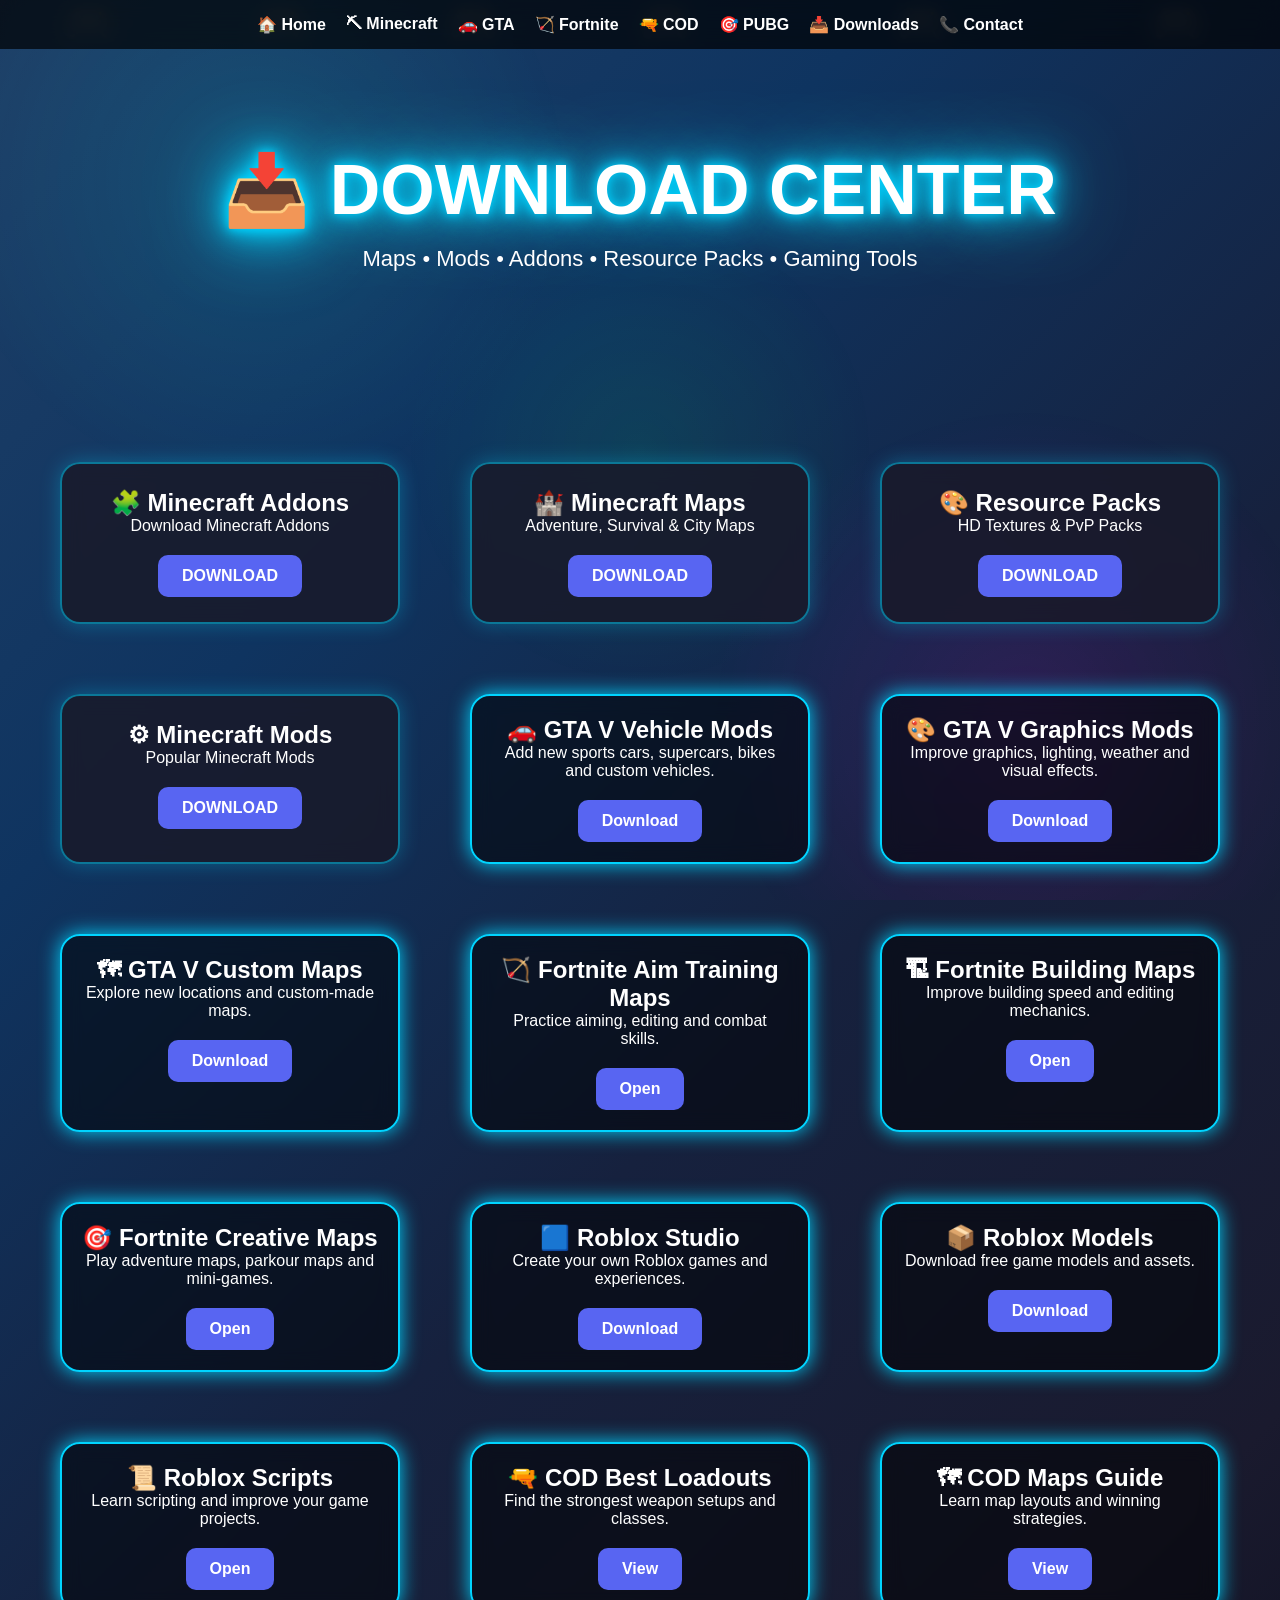
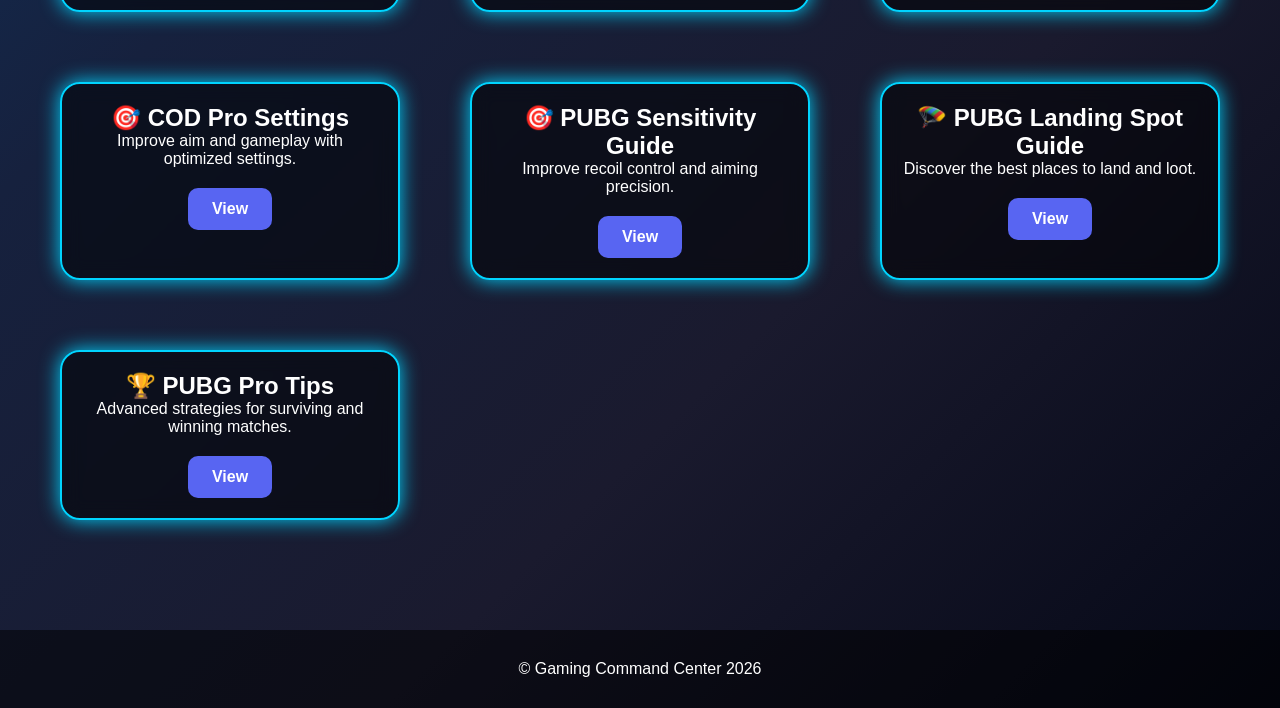
<file: downloads.html>
<!DOCTYPE html>
<html lang="en">
<head>
<meta charset="UTF-8">
<meta name="viewport" content="width=device-width, initial-scale=1.0">
<title>Downloads Center</title>

<script async src="https://pagead2.googlesyndication.com/pagead/js/adsbygoogle.js?client=ca-pub-3595791569047109"
     crossorigin="anonymous"></script>
     
<!-- Google tag (gtag.js) -->
<script async src="https://www.googletagmanager.com/gtag/js?id=G-QD8HGFSM2Q"></script>
<script>
  window.dataLayer = window.dataLayer || [];
  function gtag(){dataLayer.push(arguments);}
  gtag('js', new Date());

  gtag('config', 'G-QD8HGFSM2Q');
</script>
<link rel="stylesheet" href="style.css">
</head>

<body>

<div class="controllers">
<span>🎮</span>
<span>🎮</span>
<span>🎮</span>
<span>🎮</span>
<span>🎮</span>
<span>🎮</span>
</div>

<nav class="navbar">
<a href="index.html">🏠 Home</a>
<a href="minecraft.html">⛏ Minecraft</a>
<a href="gta.html">🚗 GTA</a>
<a href="fortnite.html">🏹 Fortnite</a>
<a href="cod.html">🔫 COD</a>
<a href="pubg.html">🎯 PUBG</a>
<a href="downloads.html">📥 Downloads</a>
<a href="contact.html">📞 Contact</a>
</nav>

<header class="hero">
<h1>📥 DOWNLOAD CENTER</h1>
<p>Maps • Mods • Addons • Resource Packs • Gaming Tools</p>
</header>

<section class="games">

<div class="game-card">
<h2>🧩 Minecraft Addons</h2>
<p>Download Minecraft Addons</p>
<a href="https://mcpedl.com/" target="_blank" class="btn">
DOWNLOAD
</a>
</div>

<div class="game-card">
<h2>🏰 Minecraft Maps</h2>
<p>Adventure, Survival & City Maps</p>
<a href="https://www.planetminecraft.com/projects/" target="_blank" class="btn">
DOWNLOAD
</a>
</div>

<div class="game-card">
<h2>🎨 Resource Packs</h2>
<p>HD Textures & PvP Packs</p>
<a href="https://www.curseforge.com/minecraft/texture-packs" target="_blank" class="btn">
DOWNLOAD
</a>
</div>

<div class="game-card">
<h2>⚙ Minecraft Mods</h2>
<p>Popular Minecraft Mods</p>
<a href="https://www.curseforge.com/minecraft/mc-mods" target="_blank" class="btn">
DOWNLOAD
</a>
</div>

<!-- GTA V -->

<div class="card">
<h2>🚗 GTA V Vehicle Mods</h2>
<p>Add new sports cars, supercars, bikes and custom vehicles.</p>
<a class="btn" href="https://www.gta5-mods.com/vehicles" target="_blank">
Download
</a>
</div>

<div class="card">
<h2>🎨 GTA V Graphics Mods</h2>
<p>Improve graphics, lighting, weather and visual effects.</p>
<a class="btn" href="https://www.gta5-mods.com/misc" target="_blank">
Download
</a>
</div>

<div class="card">
<h2>🗺 GTA V Custom Maps</h2>
<p>Explore new locations and custom-made maps.</p>
<a class="btn" href="https://www.gta5-mods.com/maps" target="_blank">
Download
</a>
</div>

<!-- Fortnite -->

<div class="card">
<h2>🏹 Fortnite Aim Training Maps</h2>
<p>Practice aiming, editing and combat skills.</p>
<a class="btn" href="https://www.fortnite.com/creative" target="_blank">
Open
</a>
</div>

<div class="card">
<h2>🏗 Fortnite Building Maps</h2>
<p>Improve building speed and editing mechanics.</p>
<a class="btn" href="https://www.fortnite.com/creative" target="_blank">
Open
</a>
</div>

<div class="card">
<h2>🎯 Fortnite Creative Maps</h2>
<p>Play adventure maps, parkour maps and mini-games.</p>
<a class="btn" href="https://www.fortnite.com/creative" target="_blank">
Open
</a>
</div>

<!-- Roblox -->

<div class="card">
<h2>🟦 Roblox Studio</h2>
<p>Create your own Roblox games and experiences.</p>
<a class="btn" href="https://create.roblox.com" target="_blank">
Download
</a>
</div>

<div class="card">
<h2>📦 Roblox Models</h2>
<p>Download free game models and assets.</p>
<a class="btn" href="https://create.roblox.com" target="_blank">
Download
</a>
</div>

<div class="card">
<h2>📜 Roblox Scripts</h2>
<p>Learn scripting and improve your game projects.</p>
<a class="btn" href="https://create.roblox.com/docs" target="_blank">
Open
</a>
</div>

<!-- Call of Duty -->

<div class="card">
<h2>🔫 COD Best Loadouts</h2>
<p>Find the strongest weapon setups and classes.</p>
<a class="btn" href="https://www.callofduty.com" target="_blank">
View
</a>
</div>

<div class="card">
<h2>🗺 COD Maps Guide</h2>
<p>Learn map layouts and winning strategies.</p>
<a class="btn" href="https://www.callofduty.com" target="_blank">
View
</a>
</div>

<div class="card">
<h2>🎯 COD Pro Settings</h2>
<p>Improve aim and gameplay with optimized settings.</p>
<a class="btn" href="https://www.callofduty.com" target="_blank">
View
</a>
</div>

<!-- PUBG -->

<div class="card">
<h2>🎯 PUBG Sensitivity Guide</h2>
<p>Improve recoil control and aiming precision.</p>
<a class="btn" href="https://pubg.com" target="_blank">
View
</a>
</div>

<div class="card">
<h2>🪂 PUBG Landing Spot Guide</h2>
<p>Discover the best places to land and loot.</p>
<a class="btn" href="https://pubg.com" target="_blank">
View
</a>
</div>

<div class="card">
<h2>🏆 PUBG Pro Tips</h2>
<p>Advanced strategies for surviving and winning matches.</p>
<a class="btn" href="https://pubg.com" target="_blank">
View
</a>
</div>
  
</section>

<footer>
<p>© Gaming Command Center 2026</p>
</footer>

<script src="script.js"></script>

</body>
</html>
</file>
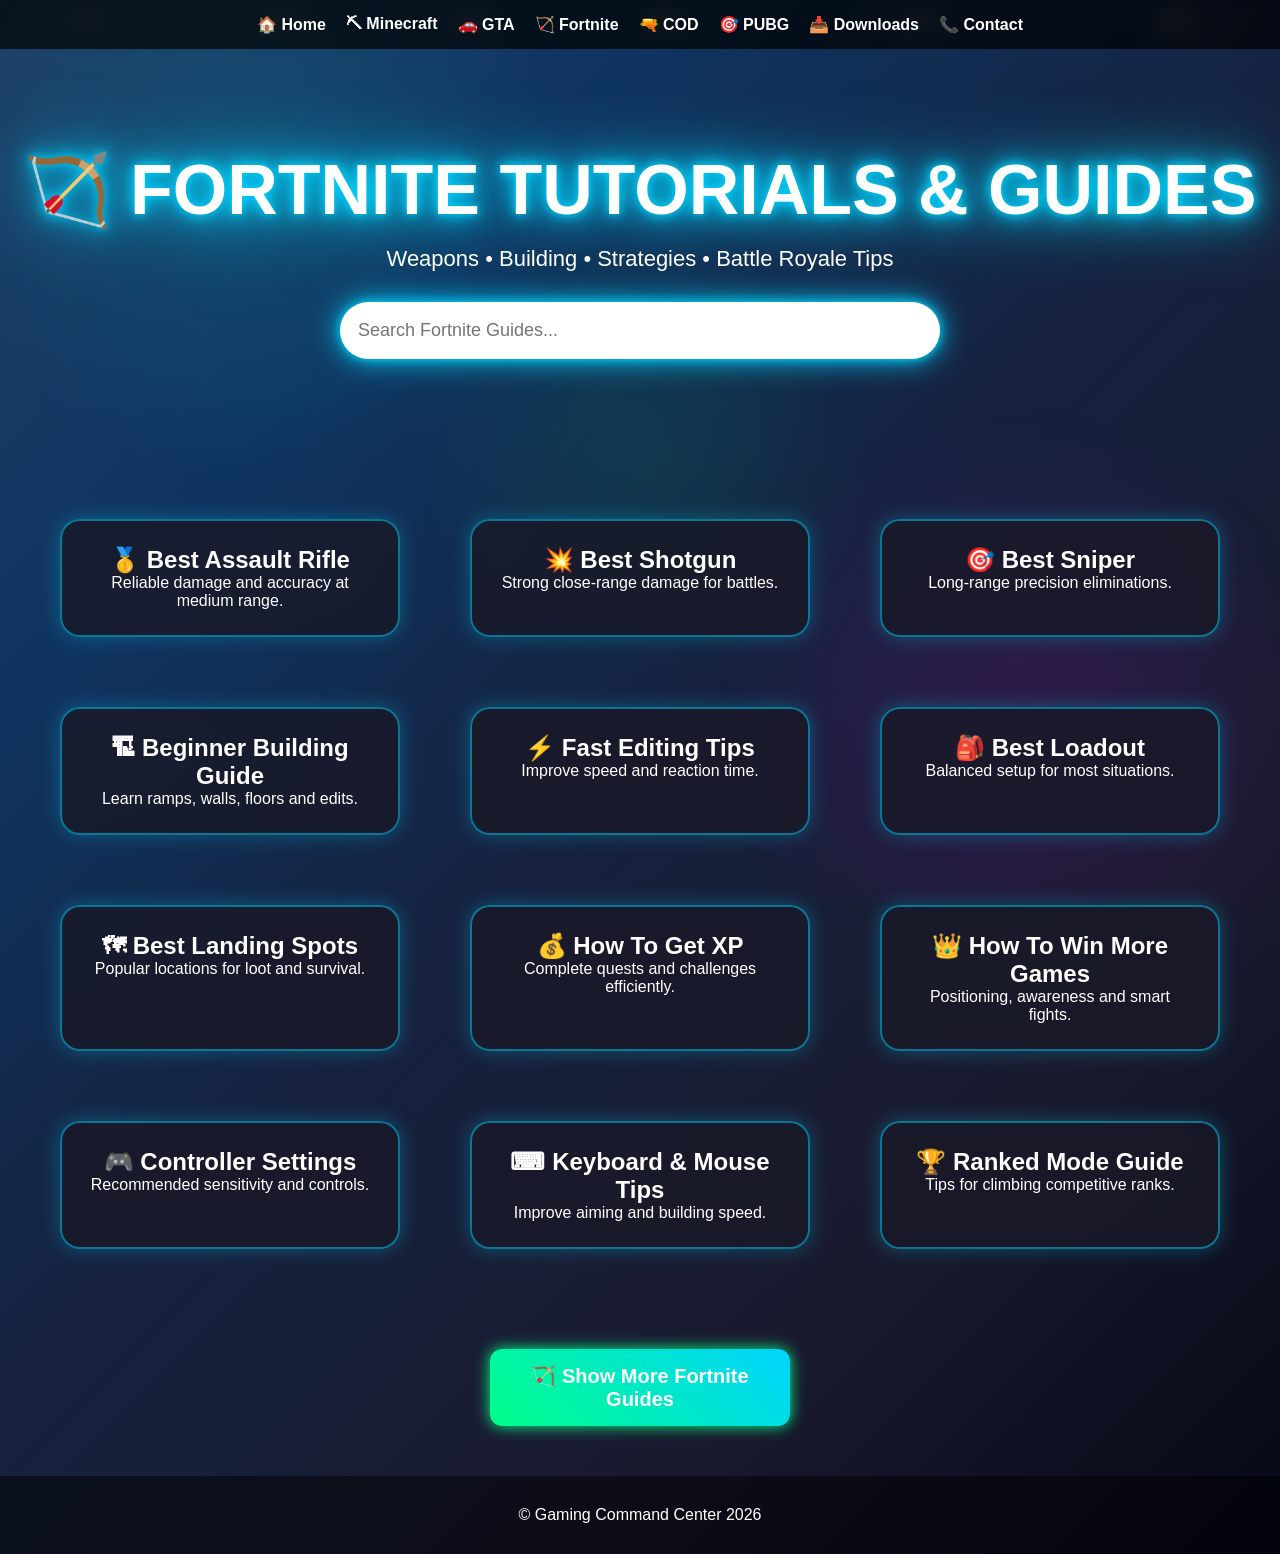
<file: fortnite.html>
<!DOCTYPE html>
<html lang="en">
<head>
<meta charset="UTF-8">
<meta name="viewport" content="width=device-width, initial-scale=1.0">
<title>Fortnite Tutorials & Weapons</title>

<meta name="google-adsense-account" content="ca-pub-3595791569047109">
  
<!-- Google tag (gtag.js) -->
<script async src="https://www.googletagmanager.com/gtag/js?id=G-0X5JKJKLS9"></script>
<script>
  window.dataLayer = window.dataLayer || [];
  function gtag(){dataLayer.push(arguments);}
  gtag('js', new Date());

  gtag('config', 'G-0X5JKJKLS9');
</script>
<link rel="stylesheet" href="style.css">
</head>

<body>

<div class="controllers">
<span>🎮</span>
<span>🎮</span>
<span>🎮</span>
<span>🎮</span>
<span>🎮</span>
<span>🎮</span>
</div>

<nav class="navbar">
<a href="index.html">🏠 Home</a>
<a href="minecraft.html">⛏ Minecraft</a>
<a href="gta.html">🚗 GTA</a>
<a href="fortnite.html">🏹 Fortnite</a>
<a href="cod.html">🔫 COD</a>
<a href="pubg.html">🎯 PUBG</a>
<a href="downloads.html">📥 Downloads</a>
<a href="contact.html">📞 Contact</a>
</nav>

<header class="hero">
<h1>🏹 FORTNITE TUTORIALS & GUIDES</h1>
<p>Weapons • Building • Strategies • Battle Royale Tips</p>

<input
id="search"
placeholder="Search Fortnite Guides..."
onkeyup="searchGames()">
</header>

<section class="games">

<div class="game-card">
<h2>🥇 Best Assault Rifle</h2>
<p>Reliable damage and accuracy at medium range.</p>
</div>

<div class="game-card">
<h2>💥 Best Shotgun</h2>
<p>Strong close-range damage for battles.</p>
</div>

<div class="game-card">
<h2>🎯 Best Sniper</h2>
<p>Long-range precision eliminations.</p>
</div>

<div class="game-card">
<h2>🏗 Beginner Building Guide</h2>
<p>Learn ramps, walls, floors and edits.</p>
</div>

<div class="game-card">
<h2>⚡ Fast Editing Tips</h2>
<p>Improve speed and reaction time.</p>
</div>

<div class="game-card">
<h2>🎒 Best Loadout</h2>
<p>Balanced setup for most situations.</p>
</div>

<div class="game-card">
<h2>🗺 Best Landing Spots</h2>
<p>Popular locations for loot and survival.</p>
</div>

<div class="game-card">
<h2>💰 How To Get XP</h2>
<p>Complete quests and challenges efficiently.</p>
</div>

<div class="game-card">
<h2>👑 How To Win More Games</h2>
<p>Positioning, awareness and smart fights.</p>
</div>

<div class="game-card">
<h2>🎮 Controller Settings</h2>
<p>Recommended sensitivity and controls.</p>
</div>

<div class="game-card">
<h2>⌨ Keyboard & Mouse Tips</h2>
<p>Improve aiming and building speed.</p>
</div>

<div class="game-card">
<h2>🏆 Ranked Mode Guide</h2>
<p>Tips for climbing competitive ranks.</p>
</div>

</section>

  <button id="fortniteBtn" class="btn" onclick="showMoreFortnite()">
🏹 Show More Fortnite Guides
</button>

<div id="moreFortnite">
  
<div class="game-card">
<h2>🎯 Improve Your Aim</h2>
<p>
Practice in Creative aim maps daily.
Focus on tracking, flick shots, and crosshair placement.
</p>
</div>

<div class="game-card">
<h2>🏗 Fast Building</h2>
<p>
Learn 90s, ramps, walls, and boxes.
Building quickly can protect you during fights.
</p>
</div>

<div class="game-card">
<h2>⚡ Fast Editing</h2>
<p>
Practice editing walls and cones.
Quick edits can surprise opponents.
</p>
</div>

<div class="game-card">
<h2>🎒 Best Loadout</h2>
<p>
Carry an AR, Shotgun, Mobility Item,
Healing Item, and Utility Item.
</p>
</div>

<div class="game-card">
<h2>🏹 Shotgun Tips</h2>
<p>
Aim carefully and take your time.
A strong shotgun shot can change a fight instantly.
</p>
</div>

<div class="game-card">
<h2>🚀 Mobility Guide</h2>
<p>
Use mobility items wisely to escape danger
or rotate into safe zones.
</p>
</div>

<div class="game-card">
<h2>🗺 Learn The Map</h2>
<p>
Know where loot, vehicles,
and important locations are found.
</p>
</div>

<div class="game-card">
<h2>🎮 Controller Settings</h2>
<p>
Find a comfortable sensitivity.
Practice consistently instead of changing settings often.
</p>
</div>

<div class="game-card">
<h2>⌨ Keyboard & Mouse Tips</h2>
<p>
Use keybinds that feel comfortable
and improve reaction speed.
</p>
</div>

<div class="game-card">
<h2>👀 Third Party Awareness</h2>
<p>
After a fight, be prepared for nearby players
who may attack while you heal.
</p>
</div>

<div class="game-card">
<h2>💊 Healing Strategy</h2>
<p>
Always carry healing items.
Use shields before entering major battles.
</p>
</div>

<div class="game-card">
<h2>🎯 Crosshair Placement</h2>
<p>
Keep your crosshair where enemies
are likely to appear.
</p>
</div>

<div class="game-card">
<h2>🏆 Ranked Mode Tips</h2>
<p>
Focus on survival and smart engagements
instead of chasing every fight.
</p>
</div>

<div class="game-card">
<h2>📦 Loot Quickly</h2>
<p>
Learn chest locations and efficient looting routes.
</p>
</div>

<div class="game-card">
<h2>🌪 Storm Awareness</h2>
<p>
Always watch the storm timer
and rotate early when needed.
</p>
</div>

<div class="game-card">
<h2>🔫 Best Close Range Weapons</h2>
<p>
Shotguns and SMGs are usually strongest
in close combat situations.
</p>
</div>

<div class="game-card">
<h2>🏃 Movement Tricks</h2>
<p>
Jump, slide, sprint,
and use terrain to stay difficult to hit.
</p>
</div>

<div class="game-card">
<h2>👑 End Game Guide</h2>
<p>
Save resources and position carefully
during the final circles.
</p>
</div>

<div class="game-card">
<h2>🎥 Learn From Pros</h2>
<p>
Watch skilled players to learn
new strategies and techniques.
</p>
</div>

<div class="game-card">
<h2>🔥 Fortnite Master Guide</h2>
<p>
Practice building, aiming,
editing, and positioning consistently
to improve over time.
</p>
</div>
  

<div class="game-card">
<h2>🏹 Building Like A Pro</h2>
<p>Master defensive and offensive building.</p>
</div>

<div class="game-card">
<h2>🎯 Better Aim Training</h2>
<p>Practice techniques for accuracy.</p>
</div>

<div class="game-card">
<h2>🚀 End Game Strategies</h2>
<p>Improve your chances in the final circles.</p>
</div>

</div>

</section>

<footer>
<p>© Gaming Command Center 2026</p>
</footer>

<script src="script.js"></script>

</body>
</html>
</file>
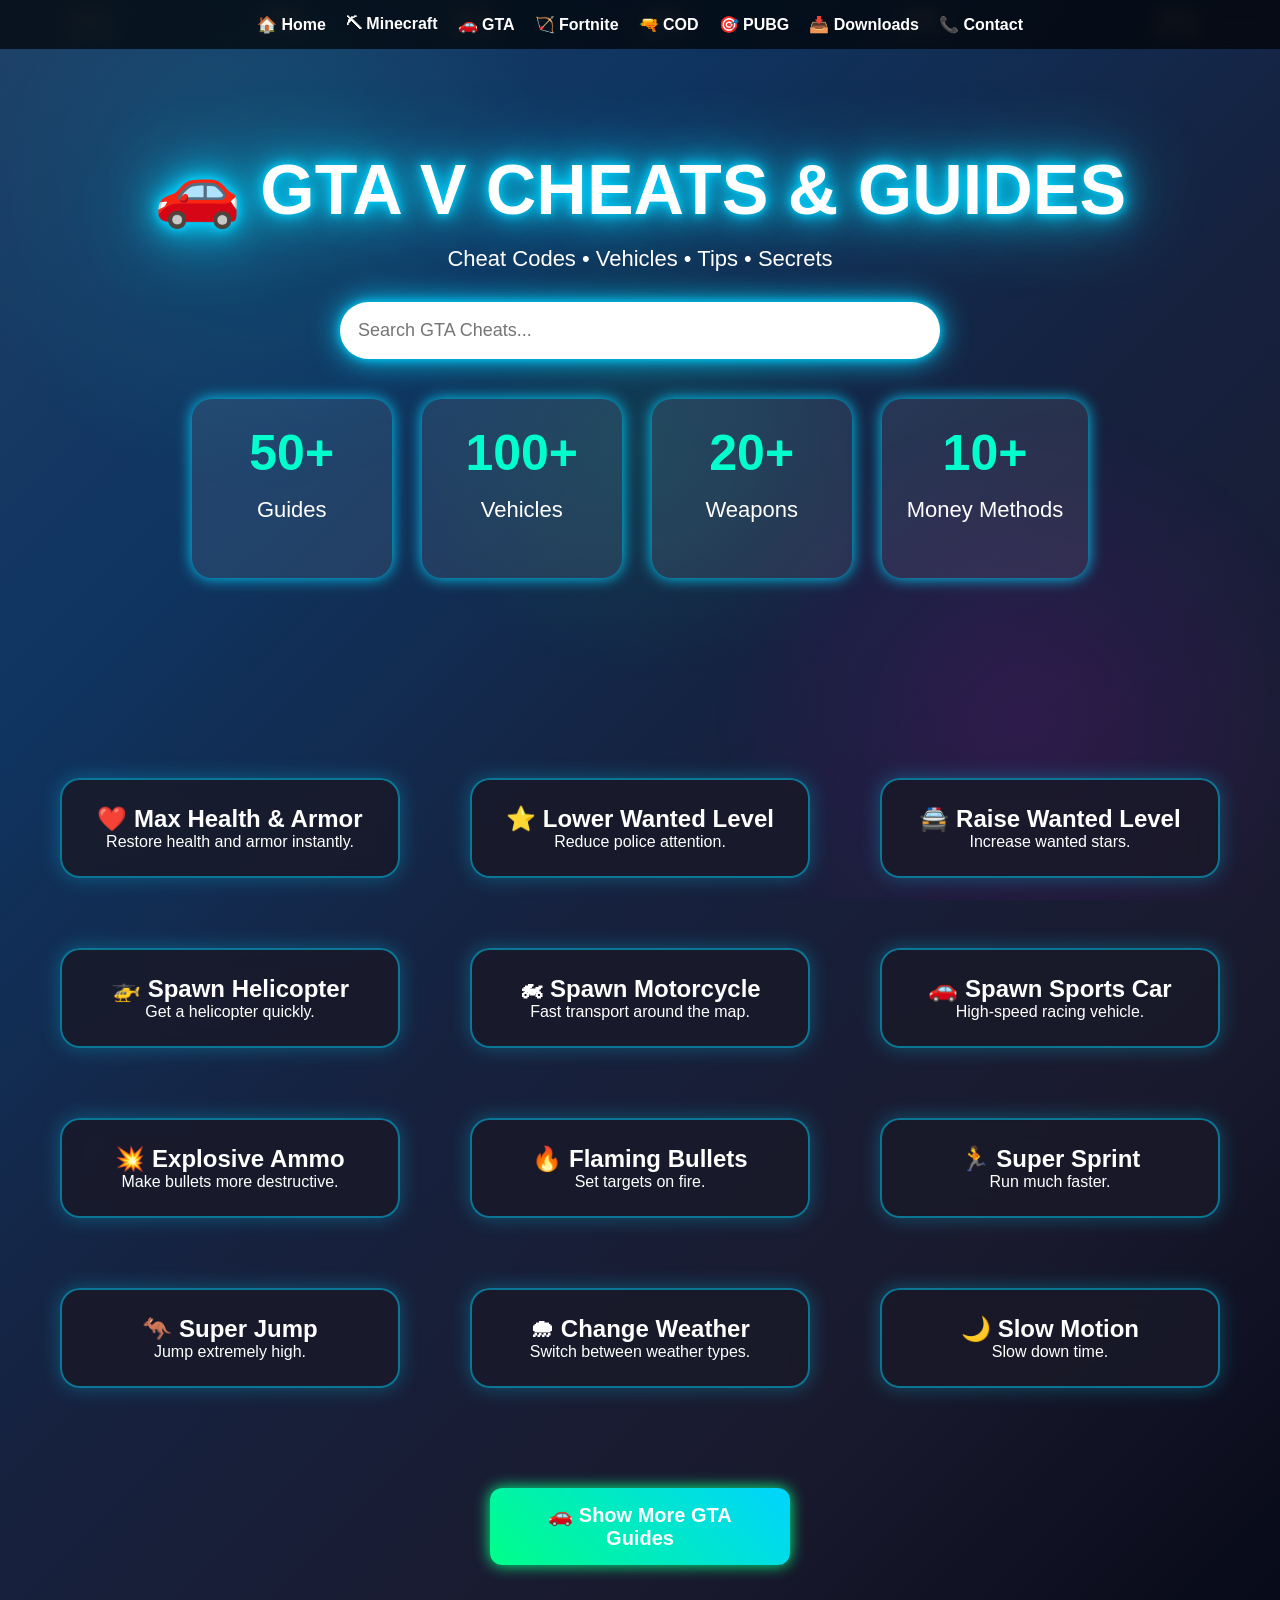
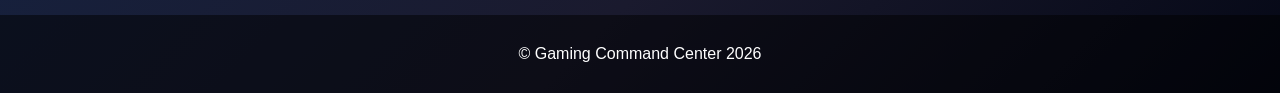
<file: gta.html>
<!DOCTYPE html>
<html lang="en">
<head>
<meta charset="UTF-8">
<meta name="viewport" content="width=device-width, initial-scale=1.0">
<title>GTA V Cheats & Guides</title>

<script async src="https://pagead2.googlesyndication.com/pagead/js/adsbygoogle.js?client=ca-pub-3595791569047109"
     crossorigin="anonymous"></script>
  
<!-- Google tag (gtag.js) -->
<script async src="https://www.googletagmanager.com/gtag/js?id=G-QD8HGFSM2Q"></script>
<script>
  window.dataLayer = window.dataLayer || [];
  function gtag(){dataLayer.push(arguments);}
  gtag('js', new Date());

  gtag('config', 'G-QD8HGFSM2Q');
</script>
<link rel="stylesheet" href="style.css">
</head>

<body>

<div class="controllers">
<span>🎮</span>
<span>🎮</span>
<span>🎮</span>
<span>🎮</span>
<span>🎮</span>
<span>🎮</span>
</div>

<nav class="navbar">
<a href="index.html">🏠 Home</a>
<a href="minecraft.html">⛏ Minecraft</a>
<a href="gta.html">🚗 GTA</a>
<a href="fortnite.html">🏹 Fortnite</a>
<a href="cod.html">🔫 COD</a>
<a href="pubg.html">🎯 PUBG</a>
<a href="downloads.html">📥 Downloads</a>
<a href="contact.html">📞 Contact</a>
</nav>

<header class="hero">
<h1>🚗 GTA V CHEATS & GUIDES</h1>
<p>Cheat Codes • Vehicles • Tips • Secrets</p>

<input id="search" placeholder="Search GTA Cheats..." onkeyup="searchGames()">
  <section class="stats">

<div class="stat">
<h2>50+</h2>
<p>Guides</p>
</div>

<div class="stat">
<h2>100+</h2>
<p>Vehicles</p>
</div>

<div class="stat">
<h2>20+</h2>
<p>Weapons</p>
</div>

<div class="stat">
<h2>10+</h2>
<p>Money Methods</p>
</div>

</section>
</header>

<section class="games">

<div class="game-card">
<h2>❤️ Max Health & Armor</h2>
<p>Restore health and armor instantly.</p>
</div>

<div class="game-card">
<h2>⭐ Lower Wanted Level</h2>
<p>Reduce police attention.</p>
</div>

<div class="game-card">
<h2>🚔 Raise Wanted Level</h2>
<p>Increase wanted stars.</p>
</div>

<div class="game-card">
<h2>🚁 Spawn Helicopter</h2>
<p>Get a helicopter quickly.</p>
</div>

<div class="game-card">
<h2>🏍 Spawn Motorcycle</h2>
<p>Fast transport around the map.</p>
</div>

<div class="game-card">
<h2>🚗 Spawn Sports Car</h2>
<p>High-speed racing vehicle.</p>
</div>

<div class="game-card">
<h2>💥 Explosive Ammo</h2>
<p>Make bullets more destructive.</p>
</div>

<div class="game-card">
<h2>🔥 Flaming Bullets</h2>
<p>Set targets on fire.</p>
</div>

<div class="game-card">
<h2>🏃 Super Sprint</h2>
<p>Run much faster.</p>
</div>

<div class="game-card">
<h2>🦘 Super Jump</h2>
<p>Jump extremely high.</p>
</div>

<div class="game-card">
<h2>🌧 Change Weather</h2>
<p>Switch between weather types.</p>
</div>

<div class="game-card">
<h2>🌙 Slow Motion</h2>
<p>Slow down time.</p>
</div>

</section>

  <button id="gtaBtn" class="btn" onclick="showMoreGTA()">
🚗 Show More GTA Guides
</button>

  <div id="moreGTA">

<section class="games">
       
<div class="game-card">
<h2>💰 Best Ways to Earn Money</h2>
<p>
Complete Heists, VIP Work, Businesses, Auto Shop Contracts,
and Daily Objectives. Heists usually provide the biggest payouts.
</p>
</div>

<div class="game-card">
<h2>🏦 Heist Guide</h2>
<p>
The Cayo Perico Heist is one of the most popular ways to earn money.
Plan your approach carefully and use stealth to maximize profits.
</p>
</div>

<div class="game-card">
<h2>🚗 Fastest Cars</h2>
<p>
Top speed vehicles include the Ocelot Pariah, Grotti Itali RSX,
and BF Weevil Custom. Upgrade them for maximum performance.
</p>
</div>


<div class="game-card">
<h2>🏍 Best Motorcycles</h2>
<p>
The Oppressor Mk II is popular for travel and missions,
while the Hakuchou Drag is one of the fastest bikes.
</p>
</div>

<div class="game-card">
<h2>✈ Best Aircraft</h2>
<p>
The Sparrow helicopter is useful for missions.
The Hydra jet provides speed and powerful weapons.
</p>
</div>

<div class="game-card">
<h2>🔫 Best Weapons</h2>
<p>
The Special Carbine, Heavy Sniper Mk II,
and Assault Shotgun are commonly used for missions and combat.
</p>
</div>

<div class="game-card">
<h2>🚗 Fast Money From Heists</h2>
<p>Heists are one of the best ways to earn money in GTA V. Completing setup missions carefully and choosing skilled crew members can significantly increase your final payout. Always prepare properly before starting a major heist.</p>
</div>

<div class="game-card">
<h2>🏠 Buying Properties</h2>
<p>Properties can generate income and unlock special missions. Focus on purchasing businesses that provide regular profits rather than spending all your money on luxury items early in the game.</p>
</div>

<div class="game-card">
<h2>✈ Flying Aircraft Safely</h2>
<p>Practice takeoffs and landings in open areas before attempting difficult flights. Learning aircraft controls will help during missions that require precise flying skills.</p>
</div>

<div class="game-card">
<h2>🚓 Escaping the Police</h2>
<p>When your wanted level increases, avoid main roads and use tunnels, alleys, and hidden areas. Breaking the police line of sight is often more effective than trying to outrun them at high speed.</p>
</div>

<div class="game-card">
<h2>🔫 Improving Combat Skills</h2>
<p>Use cover whenever possible during firefights. Accurate shooting and strategic positioning are much more important than rushing directly toward enemies.</p>
</div>

<div class="game-card">
<h2>💰 Smart Spending Guide</h2>
<p>Save money for useful upgrades and businesses. Avoid spending all your cash on vehicles and clothing until you have a stable source of income.</p>
</div>

<div class="game-card">
<h2>🏎 Winning Street Races</h2>
<p>Learn each track and avoid excessive braking. Smooth driving and proper cornering are often faster than constantly accelerating and crashing.</p>
</div>

<div class="game-card">
<h2>🚁 Helicopter Mastery</h2>
<p>Helicopters provide excellent mobility across Los Santos. Practice hovering, landing, and controlling altitude to improve your flying abilities.</p>
</div>

<div class="game-card">
<h2>🗺 Exploring Los Santos</h2>
<p>Take time to explore different districts and hidden locations. Many interesting areas contain collectibles, secrets, and unique opportunities.</p>
</div>

<div class="game-card">
<h2>🔧 Vehicle Upgrades</h2>
<p>Performance upgrades improve acceleration, braking, and handling. Investing in upgrades can make races and missions significantly easier.</p>
</div>

<div class="game-card">
<h2>🏔 Mountain Adventures</h2>
<p>The mountains around Los Santos offer excellent opportunities for exploration, off-road driving, and discovering hidden locations.</p>
</div>

<div class="game-card">
<h2>🎯 Accurate Shooting</h2>
<p>Aim carefully instead of spraying bullets. Controlled shots increase accuracy and help conserve ammunition during longer missions.</p>
</div>

<div class="game-card">
<h2>🚤 Boat Handling Guide</h2>
<p>Boats can be useful for escaping enemies and exploring coastal areas. Practice controlling speed while navigating around obstacles.</p>
</div>

<div class="game-card">
<h2>🏆 Mission Success Tips</h2>
<p>Read mission objectives carefully before starting. Understanding your goal reduces mistakes and improves your chances of success.</p>
</div>

<div class="game-card">
<h2>💎 Collectible Hunting</h2>
<p>Los Santos contains many hidden collectibles. Exploring thoroughly can reward you with achievements, money, and unique discoveries.</p>
</div>

<div class="game-card">
<h2>🚚 Using Large Vehicles</h2>
<p>Trucks and larger vehicles provide protection but require more careful driving. Practice controlling them before entering difficult situations.</p>
</div>

<div class="game-card">
<h2>🌃 Night Driving Guide</h2>
<p>Driving at night requires extra attention because visibility is lower. Use headlights effectively and reduce speed when necessary.</p>
</div>

<div class="game-card">
<h2>🎮 Character Switching</h2>
<p>Switching between Michael, Franklin, and Trevor allows you to experience different skills and perspectives that can help during missions.</p>
</div>

<div class="game-card">
<h2>🏖 Beach Activities</h2>
<p>The beaches of Los Santos offer various activities and opportunities for exploration. They are also great places to practice vehicle control.</p>
</div>

<div class="game-card">
<h2>👑 Becoming a GTA Expert</h2>
<p>Practice driving, shooting, flying, and mission planning regularly. Mastering all aspects of gameplay will make you a much more successful player.</p>
</div>

<div class="game-card">
<h2>🏦 Stock Market Strategy</h2>
<p>The stock market can be used to increase your money significantly. Pay attention to story missions that affect companies and invest wisely before completing certain missions.</p>
</div>

<div class="game-card">
<h2>🚘 Choosing the Right Car</h2>
<p>Different cars perform better in different situations. Sports cars are excellent for races, while armored vehicles provide protection during dangerous missions.</p>
</div>

<div class="game-card">
<h2>🎯 Headshot Techniques</h2>
<p>Headshots are the fastest way to eliminate enemies. Practice aiming carefully and use cover to improve your accuracy during firefights.</p>
</div>

<div class="game-card">
<h2>🚔 Understanding Wanted Levels</h2>
<p>Higher wanted levels bring stronger police responses. Knowing how police search patterns work can help you escape more efficiently.</p>
</div>

<div class="game-card">
<h2>🏍 Motorcycle Mastery</h2>
<p>Motorcycles are faster through traffic than most cars. Learning balance and cornering techniques can help you travel quickly across the city.</p>
</div>

<div class="game-card">
<h2>🏜 Desert Exploration</h2>
<p>Blaine County's desert contains hidden locations, airstrips, and unique vehicles. Exploring these areas can reveal interesting discoveries.</p>
</div>

<div class="game-card">
<h2>🚁 Emergency Landings</h2>
<p>If your helicopter is damaged, find a safe landing area immediately. Staying calm and reducing altitude gradually can prevent crashes.</p>
</div>

<div class="game-card">
<h2>🔧 Repairing Vehicles</h2>
<p>Damaged vehicles can lose performance. Visiting repair shops regularly keeps your favorite vehicles in top condition.</p>
</div>

<div class="game-card">
<h2>💼 Business Management</h2>
<p>Businesses provide long-term income opportunities. Maintaining them properly can generate steady profits throughout the game.</p>
</div>

<div class="game-card">
<h2>🌉 Bridge Jump Challenges</h2>
<p>Bridge jumps require speed, timing, and vehicle control. Practice your approach carefully to improve your chances of success.</p>
</div>

<div class="game-card">
<h2>🎲 Random Events</h2>
<p>While exploring Los Santos, you may encounter random events. Completing these can reward you with money, vehicles, or unique experiences.</p>
</div>

<div class="game-card">
<h2>🚦 Traffic Navigation</h2>
<p>Learning traffic patterns can help you avoid accidents and maintain speed during races and escapes.</p>
</div>

<div class="game-card">
<h2>🏡 Safehouse Benefits</h2>
<p>Safehouses allow you to save progress and store vehicles. Owning multiple safehouses can make travel more convenient.</p>
</div>

<div class="game-card">
<h2>📸 Scenic Locations</h2>
<p>Los Santos contains many beautiful locations for screenshots and exploration. Mountains, beaches, and city skylines are especially popular.</p>
</div>

<div class="game-card">
<h2>🛥 Luxury Boat Guide</h2>
<p>Luxury boats provide a unique way to explore the coastline. They are perfect for relaxing trips around the map.</p>
</div>

<div class="game-card">
<h2>⚡ Quick Escape Routes</h2>
<p>Memorizing alleys, tunnels, and shortcuts can help you escape dangerous situations much faster.</p>
</div>

<div class="game-card">
<h2>🎮 Side Activities</h2>
<p>GTA V includes many side activities such as sports, races, and challenges. These provide variety and additional rewards.</p>
</div>

<div class="game-card">
<h2>🏁 Race Preparation</h2>
<p>Before entering races, upgrade your vehicle and learn the track layout. Preparation often makes the difference between winning and losing.</p>
</div>

<div class="game-card">
<h2>🌄 Off-Road Driving</h2>
<p>Off-road vehicles perform much better on rough terrain. Use appropriate vehicles when exploring mountains and deserts.</p>
</div>

<div class="game-card">
<h2>👑 Building Your GTA Empire</h2>
<p>Success in GTA V comes from balancing missions, businesses, investments, and exploration. Building multiple income sources will help you become one of the wealthiest players in Los Santos.</p>
</div>

<div class="game-card">
<h2>🏎 Supercar Collection Guide</h2>
<p>Supercars offer incredible speed and handling. Building a collection allows you to choose the perfect vehicle for races, missions, or simply exploring Los Santos in style.</p>
</div>

<div class="game-card">
<h2>✈ Airport Exploration</h2>
<p>Los Santos International Airport contains aircraft, service vehicles, and unique opportunities. Be careful, as entering restricted areas can quickly attract attention.</p>
</div>

<div class="game-card">
<h2>🎯 Weapon Selection Tips</h2>
<p>Different weapons perform better in different situations. Carry a balanced loadout that includes options for close-range, medium-range, and long-range combat.</p>
</div>

<div class="game-card">
<h2>🚕 Taxi Services Guide</h2>
<p>Taxis can quickly transport you across the city without needing to drive. They are useful when you want to reach a destination quickly.</p>
</div>

<div class="game-card">
<h2>🏔 Finding Hidden Locations</h2>
<p>The map contains caves, abandoned buildings, and secret viewpoints. Exploring remote areas often leads to surprising discoveries.</p>
</div>

<div class="game-card">
<h2>🚗 Vehicle Storage Tips</h2>
<p>Store your favorite vehicles in garages to keep them safe. Losing a rare or upgraded vehicle can be frustrating if it is not properly stored.</p>
</div>

<div class="game-card">
<h2>💰 Saving for Big Purchases</h2>
<p>Before buying expensive properties or vehicles, create a financial plan. Saving money helps avoid running out of funds when opportunities appear.</p>
</div>

<div class="game-card">
<h2>🌃 Downtown Driving</h2>
<p>Downtown Los Santos has heavy traffic and many intersections. Learning the streets can help you navigate the city more efficiently.</p>
</div>

<div class="game-card">
<h2>🚤 Coastal Exploration</h2>
<p>The coastline contains hidden areas, docks, and beautiful scenery. Boats provide access to locations that are difficult to reach by land.</p>
</div>

<div class="game-card">
<h2>🎮 Character Special Abilities</h2>
<p>Each main character has a unique special ability. Understanding when to use these abilities can make missions easier and more enjoyable.</p>
</div>

<div class="game-card">
<h2>🚓 Police Avoidance Tactics</h2>
<p>Changing vehicles, using tunnels, and hiding in remote locations can increase your chances of escaping law enforcement successfully.</p>
</div>

<div class="game-card">
<h2>🌅 Sunrise and Sunset Exploration</h2>
<p>Los Santos looks especially impressive during sunrise and sunset. These times are perfect for sightseeing and capturing screenshots.</p>
</div>

<div class="game-card">
<h2>🏍 Off-Road Motorcycle Riding</h2>
<p>Dirt bikes are excellent for exploring rough terrain. They allow access to trails and mountain paths that larger vehicles cannot reach.</p>
</div>

<div class="game-card">
<h2>🎯 Long-Range Combat</h2>
<p>When fighting from a distance, use patience and accuracy. Staying hidden and choosing good positions can provide a major advantage.</p>
</div>

<div class="game-card">
<h2>🏢 Business Expansion Strategy</h2>
<p>Owning multiple businesses can create a steady flow of income. Diversifying your investments helps increase long-term profits.</p>
</div>

<div class="game-card">
<h2>🚁 Aerial Sightseeing</h2>
<p>Helicopters provide some of the best views in the game. Flying over the city helps you learn the map and discover interesting locations.</p>
</div>

<div class="game-card">
<h2>🏖 Relaxing Activities</h2>
<p>Not every session needs action. Exploring beaches, driving along the coast, and sightseeing can be enjoyable ways to experience the game world.</p>
</div>

<div class="game-card">
<h2>🎲 Exploring Side Missions</h2>
<p>Side missions often provide unique stories and rewards. Completing them adds depth to your overall GTA V experience.</p>
</div>

<div class="game-card">
<h2>🛣 Highway Driving Tips</h2>
<p>Highways allow high-speed travel but require awareness of traffic. Stay alert and plan lane changes carefully to avoid collisions.</p>
</div>

<div class="game-card">
<h2>👑 Mastering Los Santos</h2>
<p>True mastery comes from understanding the city, improving your skills, and making smart decisions. Balance exploration, missions, and business management to become a GTA expert.</p>
</div>

</section>
     
  </div>


<footer>
<p>© Gaming Command Center 2026</p>
</footer>

<script src="script.js"></script>

</body>
</html>
</file>
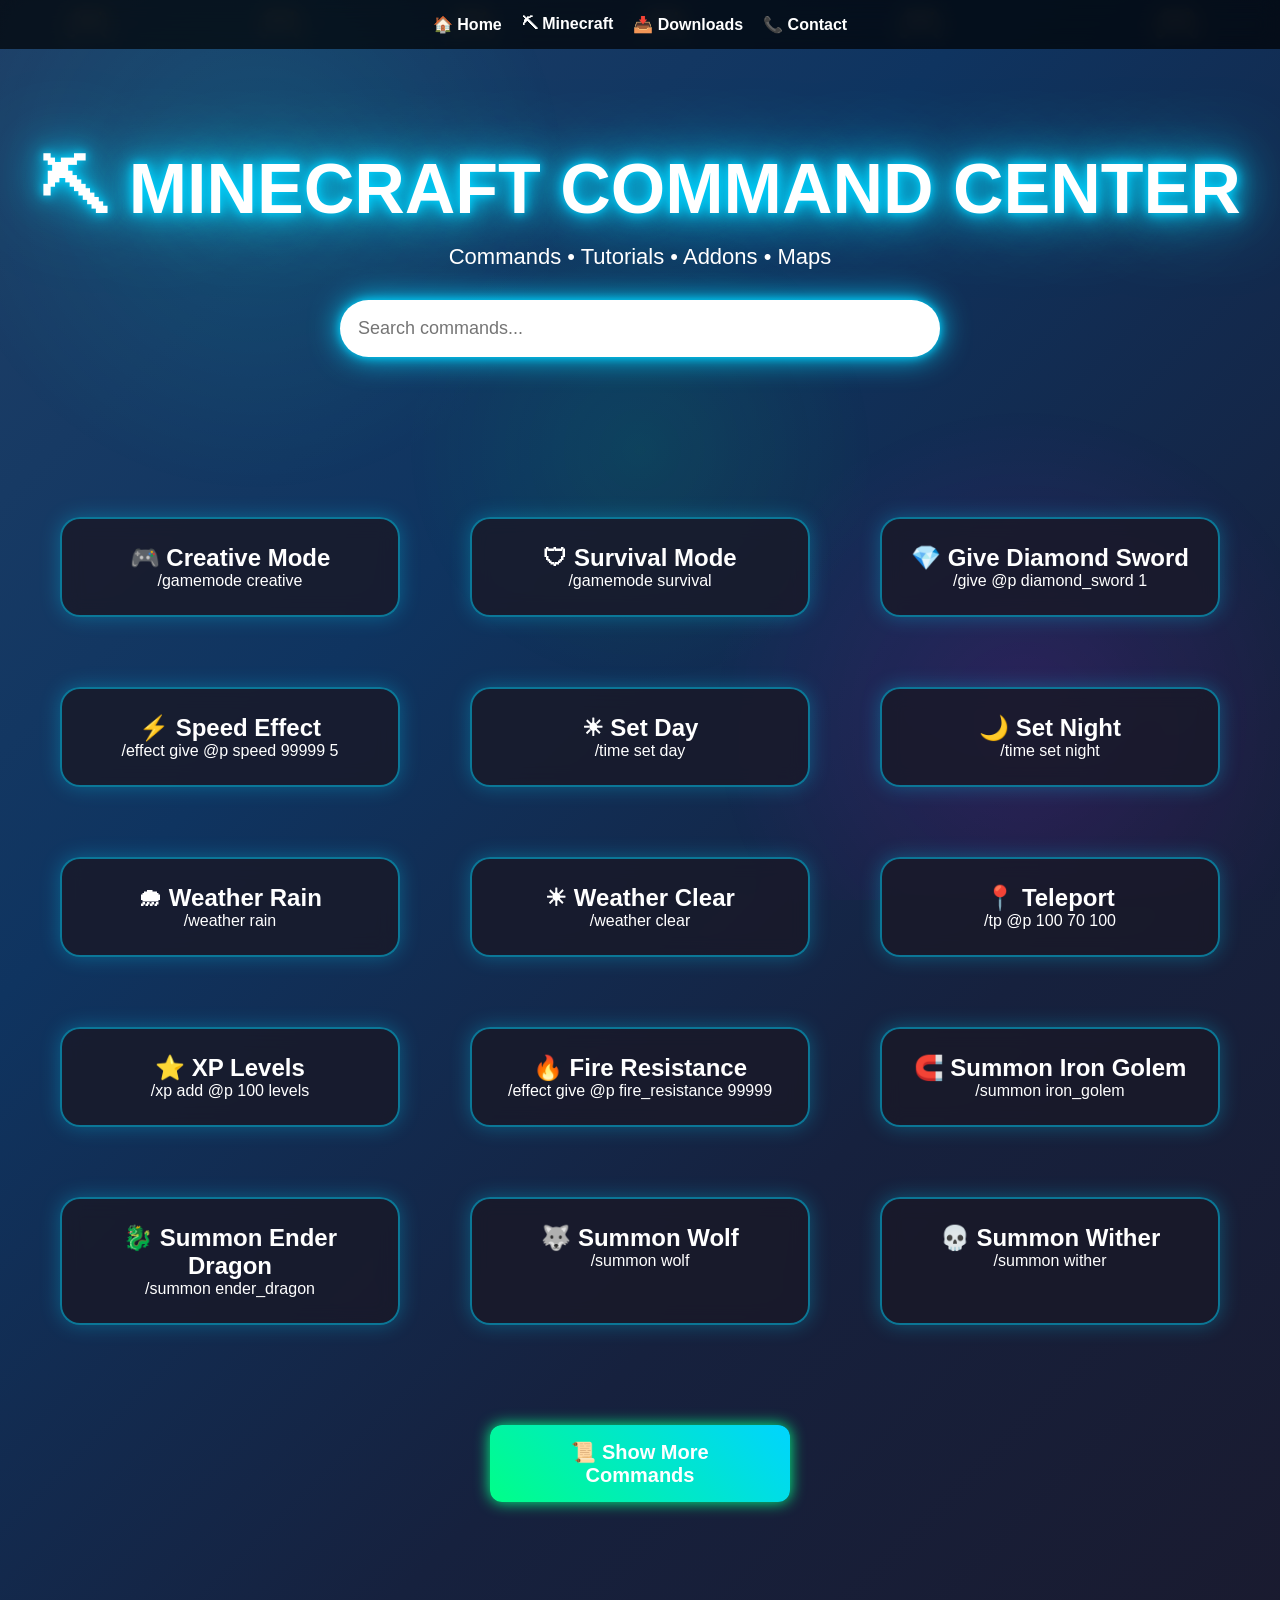
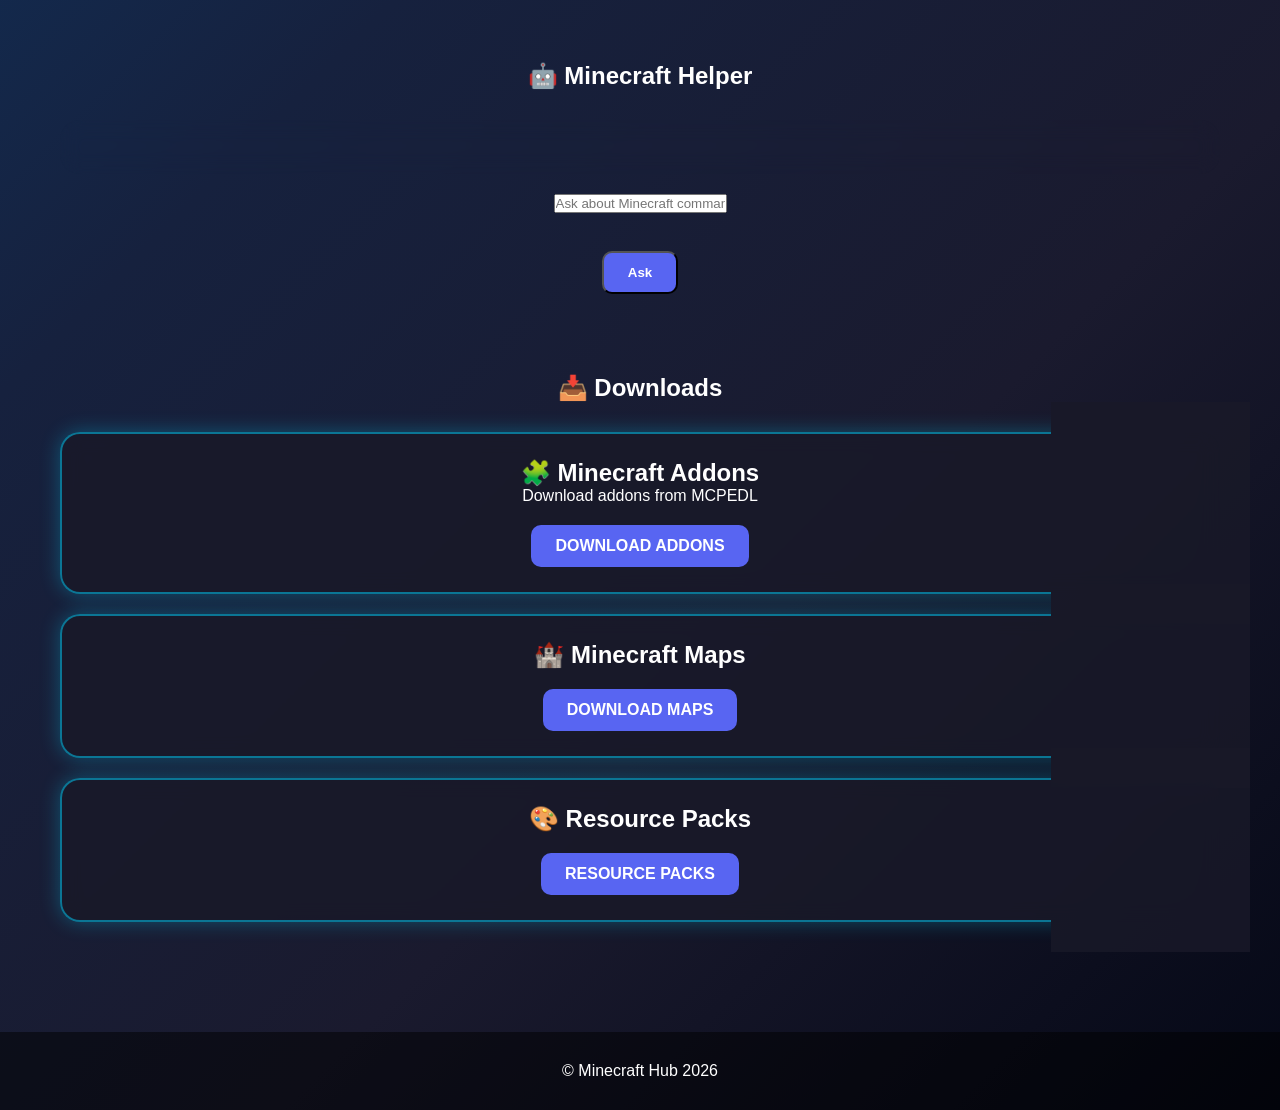
<file: minecraft.html>
<!DOCTYPE html>
<html lang="en">
<head>
<meta charset="UTF-8">
<meta name="viewport" content="width=device-width, initial-scale=1.0">
<title>Minecraft Hub</title>

<meta name="google-adsense-account" content="ca-pub-3595791569047109">
  
<!-- Google tag (gtag.js) -->
<script async src="https://www.googletagmanager.com/gtag/js?id=G-QD8HGFSM2Q"></script>
<script>
  window.dataLayer = window.dataLayer || [];
  function gtag(){dataLayer.push(arguments);}
  gtag('js', new Date());

  gtag('config', 'G-QD8HGFSM2Q');
</script>
<link rel="stylesheet" href="style.css">
</head>

<body>

<div class="controllers">
<span>🎮</span>
<span>🎮</span>
<span>🎮</span>
<span>🎮</span>
<span>🎮</span>
<span>🎮</span>
</div>

<nav class="navbar">
<a href="index.html">🏠 Home</a>
<a href="minecraft.html">⛏ Minecraft</a>
<a href="downloads.html">📥 Downloads</a>
<a href="contact.html">📞 Contact</a>
</nav>

<header class="hero">
<h1>⛏ MINECRAFT COMMAND CENTER</h1>
<p>Commands • Tutorials • Addons • Maps</p>

<input
id="search"
placeholder="Search commands..."
onkeyup="searchGames()">
</header>

<section class="games">

<div class="game-card">
<h2>🎮 Creative Mode</h2>
<p>/gamemode creative</p>
</div>

<div class="game-card">
<h2>🛡 Survival Mode</h2>
<p>/gamemode survival</p>
</div>

<div class="game-card">
<h2>💎 Give Diamond Sword</h2>
<p>/give @p diamond_sword 1</p>
</div>

<div class="game-card">
<h2>⚡ Speed Effect</h2>
<p>/effect give @p speed 99999 5</p>
</div>

<div class="game-card">
<h2>☀ Set Day</h2>
<p>/time set day</p>
</div>

<div class="game-card">
<h2>🌙 Set Night</h2>
<p>/time set night</p>
</div>

<div class="game-card">
<h2>🌧 Weather Rain</h2>
<p>/weather rain</p>
</div>

<div class="game-card">
<h2>☀ Weather Clear</h2>
<p>/weather clear</p>
</div>

<div class="game-card">
<h2>📍 Teleport</h2>
<p>/tp @p 100 70 100</p>
</div>

<div class="game-card">
<h2>⭐ XP Levels</h2>
<p>/xp add @p 100 levels</p>
</div>

<div class="game-card">
<h2>🔥 Fire Resistance</h2>
<p>/effect give @p fire_resistance 99999</p>
</div>

<div class="game-card">
<h2>🧲 Summon Iron Golem</h2>
<p>/summon iron_golem</p>
</div>

<div class="game-card">
<h2>🐉 Summon Ender Dragon</h2>
<p>/summon ender_dragon</p>
</div>

<div class="game-card">
<h2>🐺 Summon Wolf</h2>
<p>/summon wolf</p>
</div>

<div class="game-card">
<h2>💀 Summon Wither</h2>
<p>/summon wither</p>
</div>
</section>
  
  <button
id="moreBtn"
class="btn"
onclick="showMoreCommands()">

📜 Show More Commands

</button>

  <section class="games">

<div id="moreCommands">
    
  <div class="game-card">
<h2>🎮 Adventure Mode</h2>
<p>/gamemode adventure</p>
</div>

<div class="game-card">
<h2>👻 Spectator Mode</h2>
<p>/gamemode spectator</p>
</div>

<div class="game-card">
<h2>☀ Noon Time</h2>
<p>/time set noon</p>
</div>

<div class="game-card">
<h2>🌑 Midnight Time</h2>
<p>/time set midnight</p>
</div>

<div class="game-card">
<h2>⚡ Thunder Weather</h2>
<p>/weather thunder</p>
</div>

<div class="game-card">
<h2>😌 Peaceful Difficulty</h2>
<p>/difficulty peaceful</p>
</div>

<div class="game-card">
<h2>😎 Easy Difficulty</h2>
<p>/difficulty easy</p>
</div>

<div class="game-card">
<h2>💀 Hard Difficulty</h2>
<p>/difficulty hard</p>
</div>

<div class="game-card">
<h2>💎 Give Diamonds</h2>
<p>/give @p diamond 64</p>
</div>

<div class="game-card">
<h2>💚 Give Emeralds</h2>
<p>/give @p emerald 64</p>
</div>

<div class="game-card">
<h2>🟫 Give Netherite</h2>
<p>/give @p netherite_ingot 64</p>
</div>

<div class="game-card">
<h2>🍎 Golden Apples</h2>
<p>/give @p golden_apple 64</p>
</div>

<div class="game-card">
<h2>✨ Enchanted Apples</h2>
<p>/give @p enchanted_golden_apple 64</p>
</div>

<div class="game-card">
<h2>🏹 Bow</h2>
<p>/give @p bow 1</p>
</div>

<div class="game-card">
<h2>🏹 Arrows</h2>
<p>/give @p arrow 64</p>
</div>

<div class="game-card">
<h2>🪽 Elytra</h2>
<p>/give @p elytra 1</p>
</div>

<div class="game-card">
<h2>🔱 Trident</h2>
<p>/give @p trident 1</p>
</div>

<div class="game-card">
<h2>🛡 Shield</h2>
<p>/give @p shield 1</p>
</div>

<div class="game-card">
<h2>⚔ Sharpness V</h2>
<p>/enchant @p sharpness 5</p>
</div>

<div class="game-card">
<h2>⛏ Efficiency V</h2>
<p>/enchant @p efficiency 5</p>
</div>

<div class="game-card">
<h2>🍀 Fortune III</h2>
<p>/enchant @p fortune 3</p>
</div>

<div class="game-card">
<h2>♾ Unbreaking III</h2>
<p>/enchant @p unbreaking 3</p>
</div>

<div class="game-card">
<h2>🔧 Mending</h2>
<p>/enchant @p mending 1</p>
</div>

<div class="game-card">
<h2>💥 Power V</h2>
<p>/enchant @p power 5</p>
</div>

<div class="game-card">
<h2>📍 Teleport Spawn</h2>
<p>/tp @p 0 100 0</p>
</div>

<div class="game-card">
<h2>🏘 Locate Village</h2>
<p>/locate village</p>
</div>

<div class="game-card">
<h2>🏰 Locate Stronghold</h2>
<p>/locate stronghold</p>
</div>

<div class="game-card">
<h2>🕳 Ancient City</h2>
<p>/locate ancient_city</p>
</div>

<div class="game-card">
<h2>🔥 Nether Fortress</h2>
<p>/locate fortress</p>
</div>

<div class="game-card">
<h2>🐴 Summon Horse</h2>
<p>/summon horse</p>
</div>

<div class="game-card">
<h2>🐝 Summon Bee</h2>
<p>/summon bee</p>
</div>

<div class="game-card">
<h2>🦊 Summon Fox</h2>
<p>/summon fox</p>
</div>

<div class="game-card">
<h2>🐼 Summon Panda</h2>
<p>/summon panda</p>
</div>

<div class="game-card">
<h2>🐪 Summon Camel</h2>
<p>/summon camel</p>
</div>

<div class="game-card">
<h2>✨ Summon Allay</h2>
<p>/summon allay</p>
</div>

<div class="game-card">
<h2>👹 Summon Warden</h2>
<p>/summon warden</p>
</div>

<div class="game-card">
<h2>🎒 Keep Inventory</h2>
<p>/gamerule keepInventory true</p>
</div>

<div class="game-card">
<h2>☀ Stop Day Cycle</h2>
<p>/gamerule doDaylightCycle false</p>
</div>

<div class="game-card">
<h2>🌧 Stop Weather Cycle</h2>
<p>/gamerule doWeatherCycle false</p>
</div>

<div class="game-card">
<h2>🧟 Stop Mob Spawning</h2>
<p>/gamerule doMobSpawning false</p>
</div>

<div class="game-card">
<h2>💀 Kill Zombies</h2>
<p>/kill @e[type=zombie]</p>
</div>

<div class="game-card">
<h2>💥 Kill Creepers</h2>
<p>/kill @e[type=creeper]</p>
</div>

<div class="game-card">
<h2>🧱 Fill Stone Area</h2>
<p>/fill ~1 ~1 ~1 ~10 ~10 ~10 stone</p>
</div>

<div class="game-card">
<h2>🪟 Fill Glass Area</h2>
<p>/fill ~1 ~1 ~1 ~10 ~10 ~10 glass</p>
</div>

<div class="game-card">
<h2>📋 Clone Structure</h2>
<p>/clone ~1 ~1 ~1 ~10 ~10 ~10 ~20 ~20 ~20</p>
</div>

<div class="game-card">
<h2>🧹 Clear Inventory</h2>
<p>/clear @p</p>
</div>

<div class="game-card">
<h2>🌍 World Seed</h2>
<p>/seed</p>
</div>

<div class="game-card">
<h2>❓ Help Menu</h2>
<p>/help</p>
</div>

<div class="game-card">
<h2>👥 Online Players</h2>
<p>/list</p>
</div>

<div class="game-card">
<h2>💬 Chat Message</h2>
<p>/me Hello World</p>
</div>

<div class="game-card">
<h2>📢 Welcome Title</h2>
<p>/title @p title {"text":"Welcome!"}</p>
</div>

<div class="game-card">
<h2>🔊 Level Up Sound</h2>
<p>/playsound minecraft:entity.player.levelup master @p</p>
</div>

<div class="game-card">
<h2>🔇 Stop Sounds</h2>
<p>/stopsound @p</p>
</div>

<div class="game-card">
<h2>💎 Diamond Block</h2>
<p>/setblock ~ ~ ~ diamond_block</p>
</div>

  <div class="game-card">
<h2>🟩 Give Command Block</h2>
<p>/give @p command_block</p>
</div>

<div class="game-card">
<h2>🧨 Give TNT</h2>
<p>/give @p tnt 64</p>
</div>

<div class="game-card">
<h2>💡 Give Sea Lantern</h2>
<p>/give @p sea_lantern 64</p>
</div>

<div class="game-card">
<h2>🌋 Give Lava Bucket</h2>
<p>/give @p lava_bucket</p>
</div>

<div class="game-card">
<h2>💧 Give Water Bucket</h2>
<p>/give @p water_bucket</p>
</div>

<div class="game-card">
<h2>🪙 Give Gold Blocks</h2>
<p>/give @p gold_block 64</p>
</div>

<div class="game-card">
<h2>💎 Give Diamond Blocks</h2>
<p>/give @p diamond_block 64</p>
</div>

<div class="game-card">
<h2>🟪 Give Beacon</h2>
<p>/give @p beacon</p>
</div>

<div class="game-card">
<h2>🎆 Give Fireworks</h2>
<p>/give @p firework_rocket 64</p>
</div>

<div class="game-card">
<h2>🪓 Netherite Axe</h2>
<p>/give @p netherite_axe</p>
</div>

<div class="game-card">
<h2>⛏ Netherite Pickaxe</h2>
<p>/give @p netherite_pickaxe</p>
</div>

<div class="game-card">
<h2>⚔ Netherite Sword</h2>
<p>/give @p netherite_sword</p>
</div>

<div class="game-card">
<h2>🛡 Netherite Chestplate</h2>
<p>/give @p netherite_chestplate</p>
</div>

<div class="game-card">
<h2>👑 Give Totem</h2>
<p>/give @p totem_of_undying</p>
</div>

<div class="game-card">
<h2>📦 Give Shulker Box</h2>
<p>/give @p shulker_box</p>
</div>

<div class="game-card">
<h2>🐱 Summon Cat</h2>
<p>/summon cat</p>
</div>

<div class="game-card">
<h2>🐮 Summon Cow</h2>
<p>/summon cow</p>
</div>

<div class="game-card">
<h2>🐷 Summon Pig</h2>
<p>/summon pig</p>
</div>

<div class="game-card">
<h2>🐔 Summon Chicken</h2>
<p>/summon chicken</p>
</div>

<div class="game-card">
<h2>🐑 Summon Sheep</h2>
<p>/summon sheep</p>
</div>

<div class="game-card">
<h2>🧟 Summon Zombie</h2>
<p>/summon zombie</p>
</div>

<div class="game-card">
<h2>🏹 Summon Skeleton</h2>
<p>/summon skeleton</p>
</div>

<div class="game-card">
<h2>🕷 Summon Spider</h2>
<p>/summon spider</p>
</div>

<div class="game-card">
<h2>💥 Summon Creeper</h2>
<p>/summon creeper</p>
</div>

<div class="game-card">
<h2>👻 Summon Ghast</h2>
<p>/summon ghast</p>
</div>

<div class="game-card">
<h2>🔥 Summon Blaze</h2>
<p>/summon blaze</p>
</div>

<div class="game-card">
<h2>📍 Set Spawnpoint</h2>
<p>/spawnpoint @p</p>
</div>

<div class="game-card">
<h2>🌍 Set World Spawn</h2>
<p>/setworldspawn</p>
</div>

<div class="game-card">
<h2>🎵 Play Music</h2>
<p>/playsound minecraft:music.overworld master @p</p>
</div>

<div class="game-card">
<h2>📢 Big Title</h2>
<p>/title @a title {"text":"Welcome Gamers!"}</p>
</div>

</section>

<section class="videos">

<h1>🤖 Minecraft Helper</h1>

<div class="game-card">

</div>

<input
id="question"
placeholder="Ask about Minecraft commands">

<br><br>

<button
class="btn"
onclick="askMinecraft()">

Ask

</button>

<p id="answer"></p>

</div>

</section>

<section class="videos">

<h1>📥 Downloads</h1>

<div class="game-card">
<h2>🧩 Minecraft Addons</h2>
<p>Download addons from MCPEDL</p>

<a
href="https://mcpedl.com/"
target="_blank"
class="btn">

DOWNLOAD ADDONS

</a>
</div>

<div class="game-card">
<h2>🏰 Minecraft Maps</h2>

<a
href="https://www.planetminecraft.com/projects/"
target="_blank"
class="btn">

DOWNLOAD MAPS

</a>

</div>

<div class="game-card">
<h2>🎨 Resource Packs</h2>

<a
href="https://www.curseforge.com/minecraft/texture-packs"
target="_blank"
class="btn">

RESOURCE PACKS

</a>

</div>

</section>

<footer>
<p>© Minecraft Hub 2026</p>
</footer>

<script src="script.js"></script>

</body>
</html>
</file>
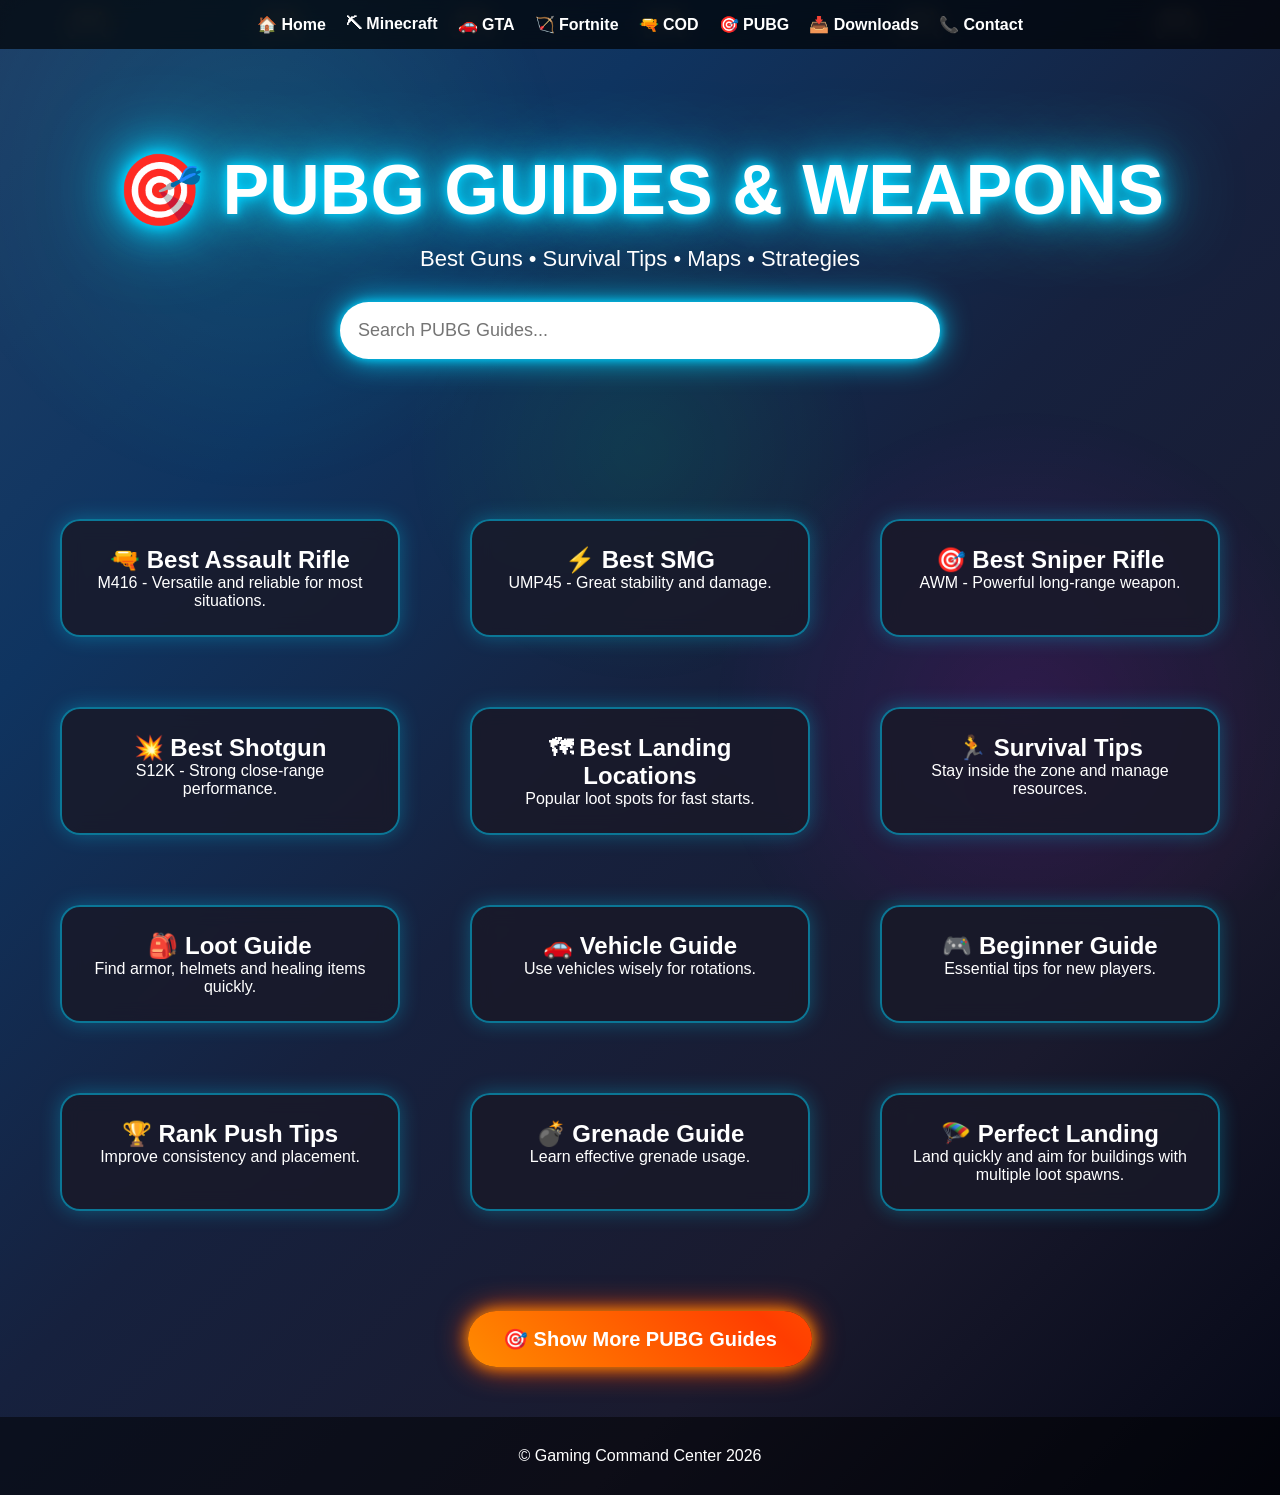
<file: pubg.html>
<!DOCTYPE html>
<html lang="en">
<head>
<meta charset="UTF-8">
<meta name="viewport" content="width=device-width, initial-scale=1.0">
<title>PUBG Guides & Weapons</title>

<meta name="google-adsense-account" content="ca-pub-3595791569047109">
     
<!-- Google tag (gtag.js) -->
<script async src="https://www.googletagmanager.com/gtag/js?id=G-QD8HGFSM2Q"></script>
<script>
  window.dataLayer = window.dataLayer || [];
  function gtag(){dataLayer.push(arguments);}
  gtag('js', new Date());

  gtag('config', 'G-QD8HGFSM2Q');
</script>
<link rel="stylesheet" href="style.css">
</head>

<body>

<div class="controllers">
<span>🎮</span>
<span>🎮</span>
<span>🎮</span>
<span>🎮</span>
<span>🎮</span>
<span>🎮</span>
</div>

<nav class="navbar">
<a href="index.html">🏠 Home</a>
<a href="minecraft.html">⛏ Minecraft</a>
<a href="gta.html">🚗 GTA</a>
<a href="fortnite.html">🏹 Fortnite</a>
<a href="cod.html">🔫 COD</a>
<a href="pubg.html">🎯 PUBG</a>
<a href="downloads.html">📥 Downloads</a>
<a href="contact.html">📞 Contact</a>
</nav>

<header class="hero">
<h1>🎯 PUBG GUIDES & WEAPONS</h1>
<p>Best Guns • Survival Tips • Maps • Strategies</p>

<input
id="search"
placeholder="Search PUBG Guides..."
onkeyup="searchGames()">
</header>

<section class="games">

<div class="game-card">
<h2>🔫 Best Assault Rifle</h2>
<p>M416 - Versatile and reliable for most situations.</p>
</div>

<div class="game-card">
<h2>⚡ Best SMG</h2>
<p>UMP45 - Great stability and damage.</p>
</div>

<div class="game-card">
<h2>🎯 Best Sniper Rifle</h2>
<p>AWM - Powerful long-range weapon.</p>
</div>

<div class="game-card">
<h2>💥 Best Shotgun</h2>
<p>S12K - Strong close-range performance.</p>
</div>

<div class="game-card">
<h2>🗺 Best Landing Locations</h2>
<p>Popular loot spots for fast starts.</p>
</div>

<div class="game-card">
<h2>🏃 Survival Tips</h2>
<p>Stay inside the zone and manage resources.</p>
</div>

<div class="game-card">
<h2>🎒 Loot Guide</h2>
<p>Find armor, helmets and healing items quickly.</p>
</div>

<div class="game-card">
<h2>🚗 Vehicle Guide</h2>
<p>Use vehicles wisely for rotations.</p>
</div>

<div class="game-card">
<h2>🎮 Beginner Guide</h2>
<p>Essential tips for new players.</p>
</div>

<div class="game-card">
<h2>🏆 Rank Push Tips</h2>
<p>Improve consistency and placement.</p>
</div>

<div class="game-card">
<h2>💣 Grenade Guide</h2>
<p>Learn effective grenade usage.</p>
</div>

<div class="game-card">
<h2>🪂 Perfect Landing</h2>
<p>Land quickly and aim for buildings with multiple loot spawns.</p>
</div>

</section>

<button id="pubgBtn" class="pubg-btn" onclick="showMorePUBG()">
🎯 Show More PUBG Guides
</button>

<div id="morePUBG">

<div class="game-card">
<h2>🎯 Recoil Control</h2>
<p>Pull down gently while spraying to keep your aim accurate.</p>
</div>

<div class="game-card">
<h2>🏠 Building Clearing</h2>
<p>Check every room carefully before moving upstairs.</p>
</div>

<div class="game-card">
<h2>🌍 Zone Prediction</h2>
<p>Predict the next circle and rotate early for better positions.</p>
</div>

<div class="game-card">
<h2>🚗 Vehicle Strategy</h2>
<p>Use vehicles for fast travel but avoid making too much noise.</p>
</div>

<div class="game-card">
<h2>🔫 Best Assault Rifles</h2>
<p>ARs are versatile weapons for most combat situations.</p>
</div>

<div class="game-card">
<h2>🎒 Inventory Management</h2>
<p>Carry enough ammo, healing items and grenades.</p>
</div>

<div class="game-card">
<h2>🛡 Use Cover</h2>
<p>Trees, rocks and walls can protect you during firefights.</p>
</div>

<div class="game-card">
<h2>💣 Grenade Accuracy</h2>
<p>Practice throwing grenades to flush enemies from cover.</p>
</div>

<div class="game-card">
<h2>👂 Sound Awareness</h2>
<p>Listen carefully for footsteps and gunfire nearby.</p>
</div>

<div class="game-card">
<h2>🌾 Grass Camouflage</h2>
<p>Use terrain and vegetation to hide from enemies.</p>
</div>

<div class="game-card">
<h2>🏔 High Ground Advantage</h2>
<p>Higher positions provide better vision and control.</p>
</div>

<div class="game-card">
<h2>🔭 Scope Selection</h2>
<p>Choose scopes depending on your weapon and range.</p>
</div>

<div class="game-card">
<h2>🏃 Zigzag Movement</h2>
<p>Move unpredictably to avoid enemy shots.</p>
</div>

<div class="game-card">
<h2>⚡ Quick Looting</h2>
<p>Learn item locations to loot faster.</p>
</div>

<div class="game-card">
<h2>🗺 Learn Hot Drops</h2>
<p>Popular areas have better loot but more enemies.</p>
</div>

<div class="game-card">
<h2>🎯 Headshot Training</h2>
<p>Aim for the head to finish fights quickly.</p>
</div>

<div class="game-card">
<h2>💊 Healing Strategy</h2>
<p>Heal immediately after fights to stay prepared.</p>
</div>

<div class="game-card">
<h2>🚪 Door Awareness</h2>
<p>Open doors carefully and watch for campers.</p>
</div>

<div class="game-card">
<h2>🌊 Water Safety</h2>
<p>Swimming is slow, so avoid crossing water when possible.</p>
</div>

<div class="game-card">
<h2>🏍 Motorcycle Tricks</h2>
<p>Motorcycles are fast but harder to control.</p>
</div>

<div class="game-card">
<h2>🚙 UAZ Guide</h2>
<p>The UAZ is durable and useful for squad travel.</p>
</div>

<div class="game-card">
<h2>📡 Team Communication</h2>
<p>Call out enemy positions clearly to teammates.</p>
</div>

<div class="game-card">
<h2>🎮 Sensitivity Setup</h2>
<p>Find settings that feel comfortable and accurate.</p>
</div>

<div class="game-card">
<h2>🔄 Third Party Awareness</h2>
<p>Be careful of nearby teams after winning fights.</p>
</div>

<div class="game-card">
<h2>🏆 Endgame Positioning</h2>
<p>Stay inside the safe zone and use cover wisely.</p>
</div>

<div class="game-card">
<h2>🎒 Backpack Levels</h2>
<p>Higher-level backpacks let you carry more supplies.</p>
</div>

<div class="game-card">
<h2>🌫 Smoke Grenade Usage</h2>
<p>Use smoke to revive teammates or cross open areas.</p>
</div>

<div class="game-card">
<h2>⚔ Squad Coordination</h2>
<p>Stick together and support your teammates.</p>
</div>

<div class="game-card">
<h2>👑 Chicken Dinner Tips</h2>
<p>Stay calm in the final circle and avoid unnecessary fights.</p>
</div>

<div class="game-card">
<h2>🔥 Pro Player Tricks</h2>
<p>Advanced movement and positioning tips.</p>
</div>


<div class="game-card">
<h2>🎯 Improve Your Aim</h2>
<p>Practice recoil control and tracking.</p>
</div>

<div class="game-card">
<h2>🗺 Map Knowledge</h2>
<p>Learn important locations and rotations.</p>
</div>

<div class="game-card">
<h2>👑 Chicken Dinner Tips</h2>
<p>Strategies for winning more matches.</p>
</div>

<div class="game-card">
<h2>🗺 Erangel Mastery</h2>
<p>Learn important cities and strategic positions on Erangel.</p>
</div>

<div class="game-card">
<h2>🏜 Miramar Survival</h2>
<p>Carry vehicles because Miramar has large open areas.</p>
</div>

<div class="game-card">
<h2>🌴 Sanhok Strategy</h2>
<p>Expect fast-paced combat due to the smaller map size.</p>
</div>

<div class="game-card">
<h2>❄ Vikendi Guide</h2>
<p>Watch footprints in snow to track enemy movements.</p>
</div>

<div class="game-card">
<h2>🎯 Peek and Shoot</h2>
<p>Use peeking mechanics to expose less of your character.</p>
</div>

<div class="game-card">
<h2>📦 Airdrop Hunting</h2>
<p>Airdrops contain powerful gear but attract enemies.</p>
</div>

<div class="game-card">
<h2>🪖 Helmet Priority</h2>
<p>Always upgrade to higher-level helmets when possible.</p>
</div>

<div class="game-card">
<h2>🦺 Armor Management</h2>
<p>Replace damaged armor to improve survivability.</p>
</div>

<div class="game-card">
<h2>🔫 DMR Guide</h2>
<p>DMRs are effective for medium and long-range fights.</p>
</div>

<div class="game-card">
<h2>🎯 Crosshair Placement</h2>
<p>Keep your crosshair where enemies are likely to appear.</p>
</div>

<div class="game-card">
<h2>🚪 Camp Detection</h2>
<p>Watch for unusual signs like open doors and missing loot.</p>
</div>

<div class="game-card">
<h2>⚡ Fast Rotation</h2>
<p>Rotate early to avoid getting trapped by the blue zone.</p>
</div>

<div class="game-card">
<h2>🧭 Compass Usage</h2>
<p>Use compass directions to communicate enemy locations.</p>
</div>

<div class="game-card">
<h2>🎒 Drop Essentials</h2>
<p>Prioritize weapons, armor, and healing items after landing.</p>
</div>

<div class="game-card">
<h2>🏚 Compound Defense</h2>
<p>Secure buildings and cover all entrances.</p>
</div>

<div class="game-card">
<h2>💥 Frag Timing</h2>
<p>Cook grenades before throwing for better effectiveness.</p>
</div>

<div class="game-card">
<h2>🌄 Ridge Fighting</h2>
<p>Use hills and ridges to gain cover while shooting.</p>
</div>

<div class="game-card">
<h2>🚘 Tire Shooting</h2>
<p>Disable enemy vehicles by targeting their tires.</p>
</div>

<div class="game-card">
<h2>🔋 Boost Management</h2>
<p>Energy drinks and painkillers provide valuable boosts.</p>
</div>

<div class="game-card">
<h2>🎧 Gun Sound Recognition</h2>
<p>Learn weapon sounds to identify enemy equipment.</p>
</div>

<div class="game-card">
<h2>📡 Mark Locations</h2>
<p>Use map markers to coordinate with teammates.</p>
</div>

<div class="game-card">
<h2>🌙 Night Vision Skills</h2>
<p>Adjust brightness for low-visibility situations.</p>
</div>

<div class="game-card">
<h2>🎮 Gyroscope Practice</h2>
<p>Gyroscope controls can improve recoil management.</p>
</div>

<div class="game-card">
<h2>🔄 Relocation Strategy</h2>
<p>Move after shooting to avoid being tracked.</p>
</div>

<div class="game-card">
<h2>🏹 Bow Challenge</h2>
<p>Experiment with unique weapons for fun gameplay.</p>
</div>

<div class="game-card">
<h2>🛶 River Crossings</h2>
<p>Plan safe routes before crossing rivers.</p>
</div>

<div class="game-card">
<h2>📈 Rank Progression</h2>
<p>Consistent placements help increase rank faster.</p>
</div>

<div class="game-card">
<h2>🎖 Achievement Hunting</h2>
<p>Complete missions to unlock rewards.</p>
</div>

<div class="game-card">
<h2>⚔ Duo Coordination</h2>
<p>Stay close to your partner and share resources.</p>
</div>

<div class="game-card">
<h2>👑 Winner Winner Dinner</h2>
<p>Patience and positioning are key to victory.</p>
</div>

</div>

<footer>
<p>© Gaming Command Center 2026</p>
</footer>

<script src="script.js"></script>

</body>
</html>
</file>
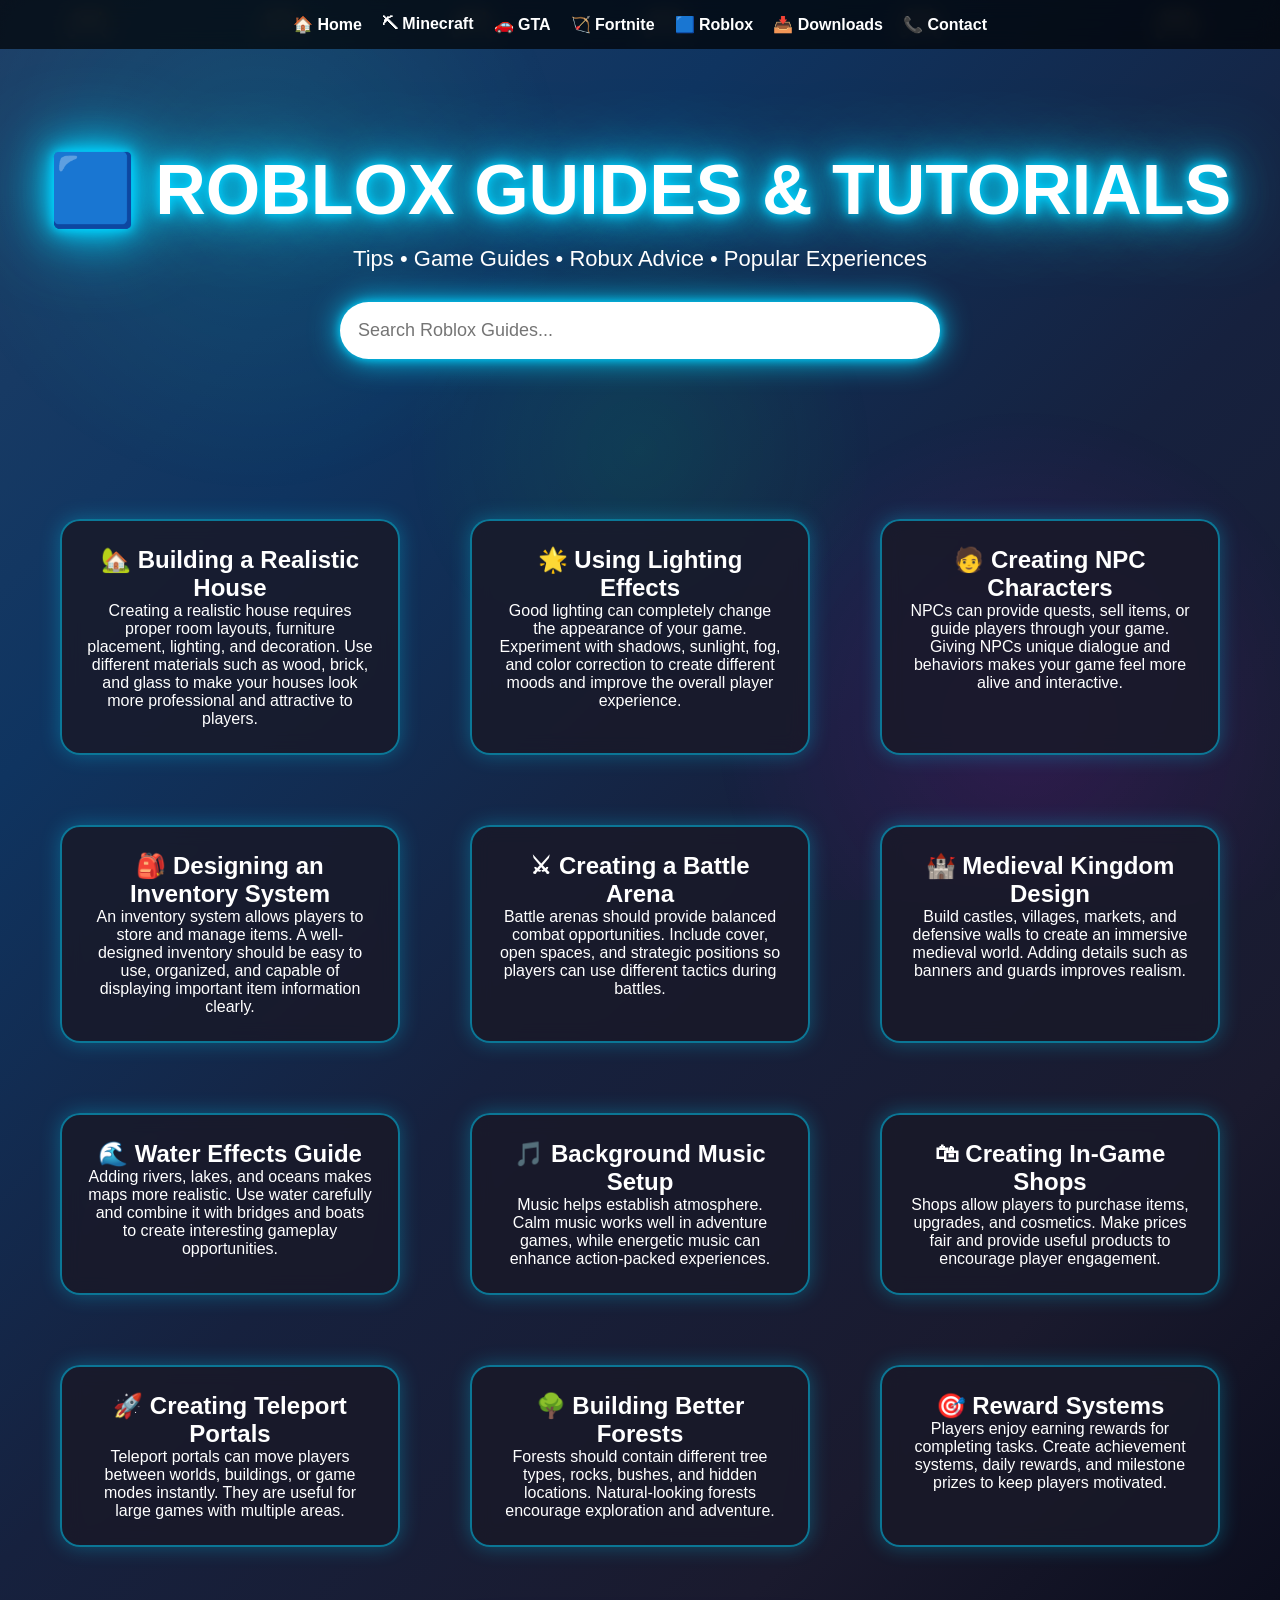
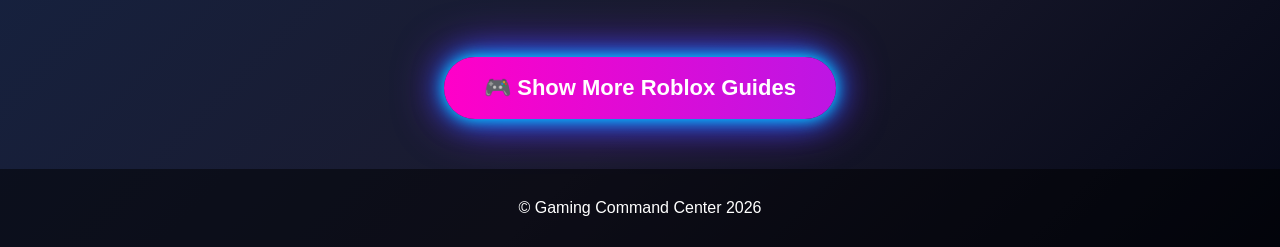
<file: roblox.html>
<!DOCTYPE html>
<html lang="en">
<head>
<meta charset="UTF-8">
<meta name="viewport" content="width=device-width, initial-scale=1.0">
<title>Roblox Guides & Tutorials</title>

<script async src="https://pagead2.googlesyndication.com/pagead/js/adsbygoogle.js?client=ca-pub-3595791569047109"
     crossorigin="anonymous"></script>
  
<!-- Google tag (gtag.js) -->
<script async src="https://www.googletagmanager.com/gtag/js?id=G-QD8HGFSM2Q"></script>
<script>
  window.dataLayer = window.dataLayer || [];
  function gtag(){dataLayer.push(arguments);}
  gtag('js', new Date());

  gtag('config', 'G-QD8HGFSM2Q');
</script>
<link rel="stylesheet" href="style.css">
</head>

<body>

<div class="controllers">
<span>🎮</span>
<span>🎮</span>
<span>🎮</span>
<span>🎮</span>
<span>🎮</span>
<span>🎮</span>
</div>

<nav class="navbar">
<a href="index.html">🏠 Home</a>
<a href="minecraft.html">⛏ Minecraft</a>
<a href="gta.html">🚗 GTA</a>
<a href="fortnite.html">🏹 Fortnite</a>
<a href="roblox.html">🟦 Roblox</a>
<a href="downloads.html">📥 Downloads</a>
<a href="contact.html">📞 Contact</a>
</nav>

<header class="hero">
<h1>🟦 ROBLOX GUIDES & TUTORIALS</h1>
<p>Tips • Game Guides • Robux Advice • Popular Experiences</p>

<input
id="search"
placeholder="Search Roblox Guides..."
onkeyup="searchGames()">
</header>

<section class="games">

<div class="game-card">
<h2>🏡 Building a Realistic House</h2>
<p>Creating a realistic house requires proper room layouts, furniture placement, lighting, and decoration. Use different materials such as wood, brick, and glass to make your houses look more professional and attractive to players.</p>
</div>

<div class="game-card">
<h2>🌟 Using Lighting Effects</h2>
<p>Good lighting can completely change the appearance of your game. Experiment with shadows, sunlight, fog, and color correction to create different moods and improve the overall player experience.</p>
</div>

<div class="game-card">
<h2>🧑 Creating NPC Characters</h2>
<p>NPCs can provide quests, sell items, or guide players through your game. Giving NPCs unique dialogue and behaviors makes your game feel more alive and interactive.</p>
</div>

<div class="game-card">
<h2>🎒 Designing an Inventory System</h2>
<p>An inventory system allows players to store and manage items. A well-designed inventory should be easy to use, organized, and capable of displaying important item information clearly.</p>
</div>

<div class="game-card">
<h2>⚔ Creating a Battle Arena</h2>
<p>Battle arenas should provide balanced combat opportunities. Include cover, open spaces, and strategic positions so players can use different tactics during battles.</p>
</div>

<div class="game-card">
<h2>🏰 Medieval Kingdom Design</h2>
<p>Build castles, villages, markets, and defensive walls to create an immersive medieval world. Adding details such as banners and guards improves realism.</p>
</div>

<div class="game-card">
<h2>🌊 Water Effects Guide</h2>
<p>Adding rivers, lakes, and oceans makes maps more realistic. Use water carefully and combine it with bridges and boats to create interesting gameplay opportunities.</p>
</div>

<div class="game-card">
<h2>🎵 Background Music Setup</h2>
<p>Music helps establish atmosphere. Calm music works well in adventure games, while energetic music can enhance action-packed experiences.</p>
</div>

<div class="game-card">
<h2>🛍 Creating In-Game Shops</h2>
<p>Shops allow players to purchase items, upgrades, and cosmetics. Make prices fair and provide useful products to encourage player engagement.</p>
</div>

<div class="game-card">
<h2>🚀 Creating Teleport Portals</h2>
<p>Teleport portals can move players between worlds, buildings, or game modes instantly. They are useful for large games with multiple areas.</p>
</div>

<div class="game-card">
<h2>🌳 Building Better Forests</h2>
<p>Forests should contain different tree types, rocks, bushes, and hidden locations. Natural-looking forests encourage exploration and adventure.</p>
</div>

<div class="game-card">
<h2>🎯 Reward Systems</h2>
<p>Players enjoy earning rewards for completing tasks. Create achievement systems, daily rewards, and milestone prizes to keep players motivated.</p>
</div>

</section>

<button id="robloxBtn" class="roblox-btn" onclick="showMoreRoblox()">
🎮 Show More Roblox Guides
</button>


<div id="moreRoblox">

<section class="games">
     
<div class="game-card">
<h2>🏎 Creating Racing Tracks</h2>
<p>Design tracks with turns, jumps, shortcuts, and obstacles. Well-designed racing maps provide exciting competition for players.</p>
</div>

<div class="game-card">
<h2>👑 VIP Areas</h2>
<p>VIP areas can offer exclusive content or cosmetic rewards. Ensure they provide value without making regular players feel disadvantaged.</p>
</div>

<div class="game-card">
<h2>🎮 Game Testing Tips</h2>
<p>Always test your game before publishing. Look for bugs, performance issues, and confusing gameplay mechanics that may frustrate players.</p>
</div>

<div class="game-card">
<h2>📈 Growing Your Player Base</h2>
<p>Update your game regularly, listen to player feedback, and create attractive thumbnails to encourage more players to try your game.</p>
</div>

<div class="game-card">
<h2>🏝 Creating Adventure Islands</h2>
<p>Adventure islands can contain treasure, puzzles, hidden caves, and unique environments that reward exploration.</p>
</div>

<div class="game-card">
<h2>🧩 Puzzle Creation Guide</h2>
<p>Puzzles should challenge players without becoming frustrating. Start with simple puzzles and gradually increase difficulty.</p>
</div>

<div class="game-card">
<h2>🎨 Choosing Better Colors</h2>
<p>A consistent color scheme makes games look more professional. Use complementary colors and avoid excessive bright colors.</p>
</div>

<div class="game-card">
<h2>🏆 Becoming a Successful Developer</h2>
<p>Successful Roblox developers continue learning, improving their games, fixing bugs, and listening to their communities. Consistency is the key to long-term success.</p>
</div>
<div class="game-card">
<h2>🎮 Roblox Studio Beginner Guide</h2>
<p>Roblox Studio is the official tool used to create Roblox games. Beginners should start by learning how to move objects, resize parts, and use the Explorer and Properties windows. Understanding these basic tools will help you create maps, houses, obstacle courses, and much more.</p>
</div>

<div class="game-card">
<h2>🧱 How to Build Better Maps</h2>
<p>A great Roblox map is more than random blocks. Use different materials, colors, lighting effects, and decorations to make your world look realistic. Add roads, trees, buildings, and landmarks so players always have something interesting to explore.</p>
</div>

<div class="game-card">
<h2>📜 Learn Lua Scripting</h2>
<p>Lua is the programming language used in Roblox. Learning basic scripts allows you to create doors that open automatically, reward systems, checkpoints, teleporters, and much more. Even simple scripts can greatly improve your game.</p>
</div>

<div class="game-card">
<h2>💰 How to Earn Robux From Games</h2>
<p>Developers can earn Robux by creating Game Passes, Developer Products, and premium features. The key is making a fun game that players enjoy returning to. Higher player engagement often leads to higher earnings.</p>
</div>

<div class="game-card">
<h2>🏃 Create Better Obby Games</h2>
<p>Obstacle course games are one of the most popular Roblox genres. Use moving platforms, disappearing blocks, checkpoints, and unique challenges. Avoid making levels too difficult so players remain engaged and have fun.</p>
</div>

<div class="game-card">
<h2>🚗 Building Drivable Vehicles</h2>
<p>Vehicles make games more interactive. Roblox Studio allows developers to create cars, motorcycles, boats, and aircraft. Adding fuel systems, speed upgrades, and races can make vehicle gameplay even more exciting.</p>
</div>

<div class="game-card">
<h2>🌍 Open World Game Design</h2>
<p>Large open-world games encourage exploration. Create cities, forests, mountains, hidden caves, and special locations. Reward players for discovering new areas with achievements, items, or in-game currency.</p>
</div>

<div class="game-card">
<h2>👥 Multiplayer Game Tips</h2>
<p>Roblox is designed around multiplayer experiences. Make sure players can easily interact, trade, team up, and communicate. Games with strong social features often keep players active longer.</p>
</div>

<div class="game-card">
<h2>🎨 Creating Custom User Interfaces</h2>
<p>A clean user interface helps players understand your game. Design attractive menus, health bars, inventory systems, and settings panels. Keep important information easy to find and read.</p>
</div>

<div class="game-card">
<h2>🏆 How to Keep Players Returning</h2>
<p>Add daily rewards, achievements, unlockable items, quests, and progression systems. Players are much more likely to return if they always have a goal to work toward.</p>
</div>

</section>


<h1 style="text-align: center;">🔥 Roblox Popular Topics</h1>

<section class="games">
     
<div class="game-card">
<h2>🏝 Best Blox Fruits</h2>
<p>Compare popular fruits and abilities.</p>
</div>

<div class="game-card">
<h2>💎 Rare Items Guide</h2>
<p>Learn about valuable items and trades.</p>
</div>

<div class="game-card">
<h2>🎯 Beginner Tips</h2>
<p>Helpful advice for new players.</p>
</div>

<div class="game-card">
<h2>🏪 Creating a Trading System</h2>
<p>A trading system allows players to exchange items, pets, or collectibles with each other. Make sure trades require confirmation from both players to prevent scams and accidental item loss.</p>
</div>

<div class="game-card">
<h2>🐾 Pet System Guide</h2>
<p>Pet systems are popular in Roblox games. Players can collect, upgrade, and showcase pets. Adding rare pets and special abilities can make the system more exciting.</p>
</div>

<div class="game-card">
<h2>💎 Hidden Treasure Hunts</h2>
<p>Place hidden treasures around your map to encourage exploration. Reward players with coins, badges, or exclusive items when they discover secret locations.</p>
</div>

<div class="game-card">
<h2>🎪 Event Creation Tips</h2>
<p>Seasonal events such as Halloween, Christmas, or Summer Festivals can attract players back to your game. Limited-time rewards often increase participation.</p>
</div>

<div class="game-card">
<h2>🛡 Safe Zones Explained</h2>
<p>Safe zones are areas where players cannot be attacked. They are useful in roleplay, adventure, and survival games because they give players a place to relax and prepare.</p>
</div>

<div class="game-card">
<h2>🏦 Banking Systems</h2>
<p>A banking system allows players to store and manage virtual currency. This adds depth to economy-based games and encourages long-term progression.</p>
</div>

<div class="game-card">
<h2>🏹 Creating Boss Battles</h2>
<p>Boss battles should feel challenging and rewarding. Give bosses unique attacks, large health pools, and special rewards for players who defeat them.</p>
</div>

<div class="game-card">
<h2>🌋 Building Volcano Areas</h2>
<p>Volcano regions can create exciting environments with lava, dangerous pathways, and hidden treasures. These locations often become memorable parts of a map.</p>
</div>

<div class="game-card">
<h2>🎭 Roleplay Game Design</h2>
<p>Roleplay games allow players to create stories and interact with others. Include houses, jobs, vehicles, and social features to improve the experience.</p>
</div>

<div class="game-card">
<h2>🏥 Hospital Systems</h2>
<p>Hospital systems can include doctors, patients, ambulances, and medical equipment. These features are popular in roleplay communities.</p>
</div>

<div class="game-card">
<h2>🚒 Emergency Services</h2>
<p>Adding police, firefighters, and rescue teams can make city roleplay games more realistic and enjoyable for players.</p>
</div>

<div class="game-card">
<h2>🏕 Survival Gameplay</h2>
<p>Survival games challenge players to gather resources, avoid dangers, and stay alive. Food, water, and shelter systems can add realism.</p>
</div>

<div class="game-card">
<h2>🎡 Theme Park Building</h2>
<p>Create roller coasters, rides, food stalls, and attractions to build a fun virtual amusement park that players enjoy exploring.</p>
</div>

<div class="game-card">
<h2>🗿 Ancient Ruins Design</h2>
<p>Ancient ruins create a sense of mystery and adventure. Add puzzles, hidden passages, and treasures to encourage exploration.</p>
</div>

<div class="game-card">
<h2>⚓ Pirate Adventure Maps</h2>
<p>Pirate-themed maps can include ships, islands, treasure chests, and sea battles. These features create exciting adventures for players.</p>
</div>

<div class="game-card">
<h2>🏔 Mountain Exploration</h2>
<p>Large mountain areas provide beautiful views and exploration opportunities. Hidden caves and rare rewards can make them even more interesting.</p>
</div>

<div class="game-card">
<h2>📸 Custom Thumbnails</h2>
<p>An attractive thumbnail is often the first thing players notice. Use high-quality screenshots that showcase the best parts of your game.</p>
</div>

<div class="game-card">
<h2>🎯 Player Retention Tips</h2>
<p>Keep players interested by adding progression systems, unlockable content, and regular updates that provide fresh experiences.</p>
</div>

<div class="game-card">
<h2>🏢 Building a Modern City</h2>
<p>A modern city should include roads, traffic lights, shops, apartments, parks, and public areas. Adding realistic details makes your city more immersive and enjoyable for players.</p>
</div>

<div class="game-card">
<h2>🚦 Traffic Systems</h2>
<p>Traffic systems can make city games feel alive. Add working traffic lights, road signs, and moving vehicles to improve realism and player immersion.</p>
</div>

<div class="game-card">
<h2>🎣 Fishing Game Mechanics</h2>
<p>Fishing systems are popular because they provide relaxing gameplay. Include different fish species, rare catches, and rewards to keep players interested.</p>
</div>

<div class="game-card">
<h2>🌽 Farming Simulator Ideas</h2>
<p>Allow players to plant crops, water fields, harvest produce, and sell goods. Farming systems create long-term progression and rewarding gameplay.</p>
</div>

<div class="game-card">
<h2>⛏ Mining System Guide</h2>
<p>Mining games let players collect resources and discover rare ores. Adding upgrades and deeper mining areas encourages exploration and progression.</p>
</div>

<div class="game-card">
<h2>🏹 Quest System Creation</h2>
<p>Quests give players goals to complete. Reward players with experience, items, or currency to make quests meaningful and enjoyable.</p>
</div>

<div class="game-card">
<h2>🎁 Daily Login Rewards</h2>
<p>Daily rewards encourage players to return every day. Offer increasing rewards for consecutive logins to improve player retention.</p>
</div>

<div class="game-card">
<h2>📖 Story Mode Development</h2>
<p>A strong story can make your game memorable. Create interesting characters, missions, and plot twists that keep players engaged.</p>
</div>

<div class="game-card">
<h2>🏰 Castle Defense Games</h2>
<p>Players defend a castle against waves of enemies. Adding upgrades, stronger enemies, and teamwork creates exciting gameplay.</p>
</div>

<div class="game-card">
<h2>🐉 Dragon-Themed Worlds</h2>
<p>Dragons, treasure caves, and magical environments can create epic adventures that players enjoy exploring.</p>
</div>

<div class="game-card">
<h2>🎨 Texture Improvement Tips</h2>
<p>Using quality textures makes your builds look more professional. Avoid overusing bright colors and focus on consistency.</p>
</div>

<div class="game-card">
<h2>⚡ Special Ability Systems</h2>
<p>Unique abilities such as speed boosts, flying, or magic powers can make gameplay more exciting and strategic.</p>
</div>

<div class="game-card">
<h2>🗝 Secret Rooms</h2>
<p>Hidden rooms reward curious players and encourage exploration. Place valuable items or achievements inside secret areas.</p>
</div>

<div class="game-card">
<h2>🏹 Survival Adventure Maps</h2>
<p>Adventure maps combine exploration, resource gathering, and combat to create engaging experiences.</p>
</div>

<div class="game-card">
<h2>🛒 Marketplace Design</h2>
<p>Create organized shops where players can easily browse and purchase items. A clean layout improves usability.</p>
</div>

<div class="game-card">
<h2>🌉 Bridge Construction</h2>
<p>Bridges connect different parts of your map and can also become landmarks. Use realistic supports and materials for better designs.</p>
</div>

<div class="game-card">
<h2>🎯 Balancing Game Difficulty</h2>
<p>A good game gradually increases difficulty. Avoid making challenges too easy or too frustrating for players.</p>
</div>

<div class="game-card">
<h2>🧭 Exploration Rewards</h2>
<p>Reward players for discovering new locations with badges, coins, or rare items. Exploration becomes more exciting when players have incentives.</p>
</div>

<div class="game-card">
<h2>📊 Understanding Player Feedback</h2>
<p>Player feedback helps improve your game. Listen carefully to suggestions and fix common problems whenever possible.</p>
</div>

<div class="game-card">
<h2>🚂 Train System Guide</h2>
<p>Adding trains can make large maps feel more realistic. Create stations, railways, and multiple destinations so players can travel around your world quickly and enjoyably.</p>
</div>

<div class="game-card">
<h2>🏝 Island Adventure Design</h2>
<p>Island maps can contain hidden caves, treasures, beaches, and dangerous areas. Adding secrets encourages players to explore every corner of the map.</p>
</div>

<div class="game-card">
<h2>💡 Interactive Objects</h2>
<p>Interactive objects such as buttons, switches, doors, and elevators make players feel connected to the game world and increase engagement.</p>
</div>

<div class="game-card">
<h2>🏆 Leaderboard Systems</h2>
<p>Leaderboards motivate players to compete. Display top players based on coins, levels, wins, or achievements to encourage activity.</p>
</div>

<div class="game-card">
<h2>🎭 Character Customization</h2>
<p>Allow players to change outfits, accessories, and appearances. Customization helps players feel unique and more attached to the game.</p>
</div>

<div class="game-card">
<h2>🌲 Nature Decoration Tips</h2>
<p>Adding trees, flowers, rocks, and rivers makes maps look more realistic. Small environmental details can greatly improve visual quality.</p>
</div>

<div class="game-card">
<h2>⚔ Team Battle Modes</h2>
<p>Team-based gameplay encourages cooperation and strategy. Create balanced teams and objectives to keep matches fair and exciting.</p>
</div>

<div class="game-card">
<h2>🏠 Player Housing Systems</h2>
<p>Give players their own houses that they can decorate and upgrade. Housing systems often increase long-term player engagement.</p>
</div>

<div class="game-card">
<h2>📦 Loot Chest Mechanics</h2>
<p>Loot chests provide rewards and excitement. Include common, rare, and legendary rewards to make opening chests more fun.</p>
</div>

<div class="game-card">
<h2>🎢 Creating Fun Parkour Maps</h2>
<p>Parkour maps should gradually increase in difficulty. Add checkpoints and creative obstacles to keep players challenged but not frustrated.</p>
</div>

<div class="game-card">
<h2>🧑‍🤝‍🧑 Social Hub Areas</h2>
<p>Social hubs allow players to meet, chat, trade, and relax. These areas can help build a stronger community around your game.</p>
</div>

<div class="game-card">
<h2>🌎 World Expansion Updates</h2>
<p>Adding new regions and locations keeps games fresh. Players are more likely to return when there are new places to explore.</p>
</div>

<div class="game-card">
<h2>🎯 Mission Board Systems</h2>
<p>Mission boards provide players with objectives and rewards. They help guide players and give them clear goals to pursue.</p>
</div>

<div class="game-card">
<h2>🔮 Magic and Spell Systems</h2>
<p>Magic systems can include spells, abilities, and upgrades. Unique powers make gameplay more exciting and encourage experimentation.</p>
</div>

<div class="game-card">
<h2>👑 Building a Popular Roblox Game</h2>
<p>Successful Roblox games focus on fun gameplay, regular updates, bug fixes, and listening to player feedback. Consistent improvement is the key to long-term growth.</p>
</div>
     
<div class="game-card">
<h2>👑 Long-Term Success Tips</h2>
<p>The most successful Roblox games receive regular updates, bug fixes, and fresh content. Consistency is one of the most important factors for growth.</p>
</div>

<div class="game-card">
<h2>🌌 Fantasy World Creation</h2>
<p>Fantasy maps can include magical forests, dragons, castles, and mythical creatures. Strong themes help make games memorable.</p>
</div>

<div class="game-card">
<h2>👑 Building a Roblox Community</h2>
<p>A strong community can help your game grow. Listen to feedback, communicate with players, and reward loyal fans with special events and content.</p>
</div>

</section>

</div>


<footer>
<p>© Gaming Command Center 2026</p>
</footer>

<script src="script.js"></script>

</body>
</html>
</file>
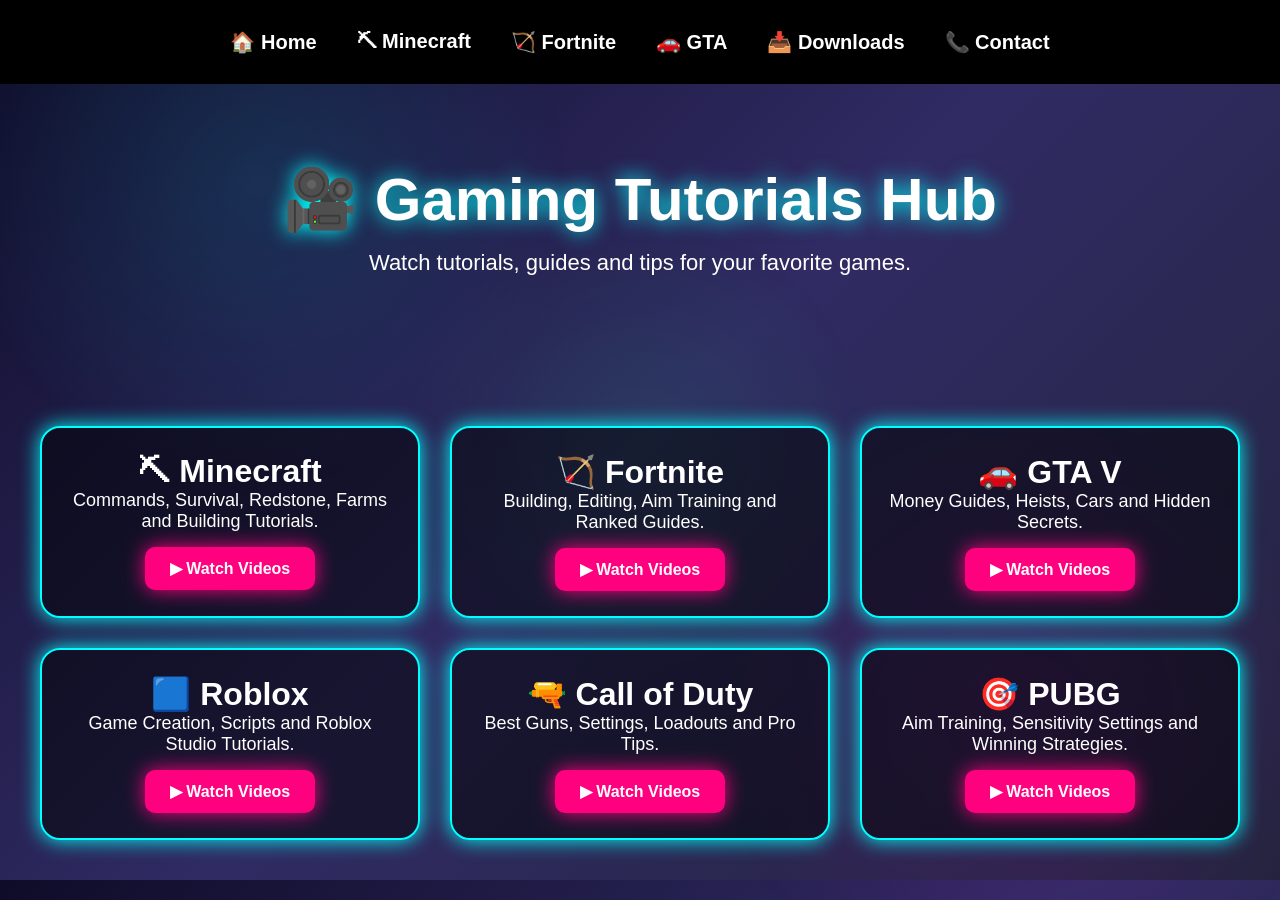
<file: videos.html>
<!DOCTYPE html>
<html lang="en">
<head>
<meta charset="UTF-8">
<meta name="viewport" content="width=device-width, initial-scale=1.0">
<title>Gaming Videos Hub</title>

<meta name="google-adsense-account" content="ca-pub-3595791569047109">
<!-- Google tag (gtag.js) -->
<script async src="https://www.googletagmanager.com/gtag/js?id=G-QD8HGFSM2Q"></script>
<script>
  window.dataLayer = window.dataLayer || [];
  function gtag(){dataLayer.push(arguments);}
  gtag('js', new Date());

  gtag('config', 'G-QD8HGFSM2Q');
</script>
<link rel="stylesheet" href="style.css">

<style>

body{
background:linear-gradient(135deg,#0f0c29,#302b63,#24243e);
font-family:Arial,sans-serif;
color:white;
margin:0;
}

.hero{
text-align:center;
padding:80px 20px;
}

.hero h1{
font-size:60px;
text-shadow:0 0 20px cyan;
}

.hero p{
font-size:22px;
}

.video-grid{
display:grid;
grid-template-columns:repeat(auto-fit,minmax(320px,1fr));
gap:30px;
padding:40px;
}

.video-card{
background:rgba(0,0,0,.5);
border:2px solid cyan;
border-radius:20px;
padding:25px;
text-align:center;
box-shadow:0 0 20px cyan;
transition:.4s;
}

.video-card:hover{
transform:translateY(-10px) scale(1.03);
}

.video-card h2{
font-size:32px;
}

.video-card p{
font-size:18px;
}

.video-btn{
display:inline-block;
margin-top:15px;
padding:12px 25px;
background:#ff007f;
color:white;
text-decoration:none;
font-weight:bold;
border-radius:10px;
box-shadow:0 0 20px #ff007f;
}

.video-btn:hover{
transform:scale(1.05);
}

.navbar{
text-align:center;
padding:20px;
background:black;
}

.navbar a{
color:white;
text-decoration:none;
margin:10px;
font-size:20px;
font-weight:bold;
}

.navbar a:hover{
color:cyan;
}

</style>

</head>
<body>

<nav class="navbar">
<a href="index.html">🏠 Home</a>
<a href="minecraft.html">⛏ Minecraft</a>
<a href="fortnite.html">🏹 Fortnite</a>
<a href="gta.html">🚗 GTA</a>
<a href="downloads.html">📥 Downloads</a>
<a href="contact.html">📞 Contact</a>
</nav>

<section class="hero">
<h1>🎥 Gaming Tutorials Hub</h1>
<p>Watch tutorials, guides and tips for your favorite games.</p>
</section>

<div class="video-grid">

<div class="video-card">
<h2>⛏ Minecraft</h2>
<p>Commands, Survival, Redstone, Farms and Building Tutorials.</p>
<a class="video-btn"
href="https://www.youtube.com/results?search_query=minecraft+tutorial"
target="_blank">
▶ Watch Videos
</a>
</div>

<div class="video-card">
<h2>🏹 Fortnite</h2>
<p>Building, Editing, Aim Training and Ranked Guides.</p>
<a class="video-btn"
href="https://www.youtube.com/results?search_query=fortnite+tutorial"
target="_blank">
▶ Watch Videos
</a>
</div>

<div class="video-card">
<h2>🚗 GTA V</h2>
<p>Money Guides, Heists, Cars and Hidden Secrets.</p>
<a class="video-btn"
href="https://www.youtube.com/results?search_query=gta+5+tutorial"
target="_blank">
▶ Watch Videos
</a>
</div>

<div class="video-card">
<h2>🟦 Roblox</h2>
<p>Game Creation, Scripts and Roblox Studio Tutorials.</p>
<a class="video-btn"
href="https://www.youtube.com/results?search_query=roblox+tutorial"
target="_blank">
▶ Watch Videos
</a>
</div>

<div class="video-card">
<h2>🔫 Call of Duty</h2>
<p>Best Guns, Settings, Loadouts and Pro Tips.</p>
<a class="video-btn"
href="https://www.youtube.com/results?search_query=call+of+duty+tutorial"
target="_blank">
▶ Watch Videos
</a>
</div>

<div class="video-card">
<h2>🎯 PUBG</h2>
<p>Aim Training, Sensitivity Settings and Winning Strategies.</p>
<a class="video-btn"
href="https://www.youtube.com/results?search_query=pubg+tutorial"
target="_blank">
▶ Watch Videos
</a>
</div>

</div>

</body>
</html>
</file>
<file: style.css>
/* ===== GAMING COMMAND CENTER ===== */


html, body{
width:100%;
overflow-x:hidden;
}

*{
margin:0;
padding:0;
box-sizing:border-box;
}

body{
font-family:Arial,sans-serif;
color:white;
overflow-x:hidden;

background:linear-gradient(
-45deg,
#050816,
#1a1a2e,
#16213e,
#0f3460,
#1f4068
);

}

@keyframes gradientMove{

0%{
background-position:0% 50%;
}

50%{
background-position:100% 50%;
}

100%{
background-position:0% 50%;
}

}

@keyframes gamingBG{

0%{
background-position:0% 50%;
}

50%{
background-position:100% 50%;
}

100%{
background-position:0% 50%;
}

}

@keyframes bgMove{
0%{background-position:0% 50%;}
50%{background-position:100% 50%;}
100%{background-position:0% 50%;}
}

color:white;
}
);

background-attachment:fixed;
}

@keyframes bgMove{
0%{background-position:0% 50%;}
50%{background-position:100% 50%;}
100%{background-position:0% 50%;}
}

/* NAVBAR */

.navbar{
position:sticky;
top:0;
z-index:999;

display:flex;
justify-content:center;
flex-wrap:wrap;
gap:20px;

padding:15px;

background:rgba(0,0,0,.7);
backdrop-filter:blur(10px);

position:sticky;
top:0;
z-index:1000;
}

.navbar a{
color:white;
text-decoration:none;
font-weight:bold;
transition:.3s;
}

.navbar a:hover{
color:#00d4ff;
text-shadow:0 0 15px #00d4ff;
}

/* HERO */

.hero{
text-align:center;
padding:100px 20px;
}

.hero h1{
font-size:70px;

text-shadow:
0 0 10px #00d4ff,
0 0 20px #00d4ff,
0 0 40px #00d4ff,
0 0 80px #00d4ff;

animation:glow 2s infinite alternate;
}

.hero p{
font-size:22px;
margin-top:15px;
margin-bottom:30px;
}

@keyframes glow{
from{
text-shadow:
0 0 10px #00d4ff,
0 0 20px #00d4ff;
}

to{
text-shadow:
0 0 20px #ff00ff,
0 0 40px #ff00ff,
0 0 80px #ff00ff;
}
}

/* SEARCH */

#search{
width:80%;
max-width:600px;

padding:18px;

border:none;
border-radius:50px;

font-size:18px;

outline:none;

box-shadow:
0 0 10px #00d4ff,
0 0 30px #00d4ff;
}

/* STATS */

.stats{
display:flex;
justify-content:center;
flex-wrap:wrap;
gap:30px;

padding:40px;
}

.stat{
background:rgba(255,255,255,.08);
padding:25px;
border-radius:20px;

min-width:200px;

text-align:center;

box-shadow:
0 0 15px #00d4ff;
}

.stat h2{
font-size:50px;
color:#00ffcc;
}

/* GAME GRID */

.games{
display:grid;
grid-template-columns:repeat(auto-fit,minmax(280px,1fr));
gap:30px;

padding:40px;
}

/* CARDS */

.card,
.game-card{

background:
rgba(25,25,40,0.85);

backdrop-filter:blur(10px);

border:
2px solid rgba(0,212,255,0.5);

border-radius:20px;

padding:25px;

margin:20px;

text-align:center;

box-shadow:
0 0 20px rgba(0,212,255,.3);

transition:.4s;

}

.card:hover,
.game-card:hover{

transform:
translateY(-10px);

border-color:
#ff00ff;

box-shadow:
0 0 30px rgba(255,0,255,.6);

  box-sizing:border-box;
overflow:hidden;

}

/* BUTTONS */

.btn{
display:inline-block;

margin-top:20px;

padding:12px 24px;

background:#5865F2;

color:white;

text-decoration:none;

border-radius:10px;

font-weight:bold;

transition:0.3s;
}

.btn:hover{
background:#4752C4;
transform:scale(1.05);
}

/* VIDEOS */

.videos{
padding:40px;
text-align:center;
}

.videos h1{
margin-bottom:30px;
}

/* FOOTER */

footer{
text-align:center;
padding:30px;
background:rgba(0,0,0,.5);
margin-top:50px;
}

/* FALLING CONTROLLERS */

.controllers{
position:fixed;
top:0;
left:0;
width:100%;
height:100%;
overflow:hidden;
pointer-events:none;
z-index:-1;
}

.controllers span{
position:absolute;
font-size:40px;
animation:fall linear infinite;
opacity:.35;
}

.controllers span:nth-child(1){
left:5%;
animation-duration:8s;
}

.controllers span:nth-child(2){
left:20%;
animation-duration:12s;
}

.controllers span:nth-child(3){
left:35%;
animation-duration:10s;
}

.controllers span:nth-child(4){
left:50%;
animation-duration:14s;
}

.controllers span:nth-child(5){
left:70%;
animation-duration:9s;
}

.controllers span:nth-child(6){
left:90%;
animation-duration:11s;
}

@keyframes fall{
0%{
transform:translateY(-100px) rotate(0deg);
}
100%{
transform:translateY(120vh) rotate(360deg);
}
}

/* MOBILE */

@media(max-width:768px){

.hero h1{
font-size:40px;
}

.navbar{
gap:10px;
}

#search{
width:95%;
}

}
#moreBtn{
display:block;
margin:30px auto;
font-size:20px;
}

#moreCommands{
display:grid;
grid-template-columns:repeat(auto-fit,minmax(280px,1fr));
gap:30px;
padding:40px;
}

#moreCommands{
display:none;
}

#moreGTA{
display:none;
}

#gtaBtn{
display:block;
margin:30px auto;
font-size:20px;
}

#moreGTA{
display:none;
}


#moreFortnite{
display:none;
}

#gtaBtn,
#fortniteBtn,
#moreBtn{
display:block;
margin:40px auto;
padding:15px 35px;
font-size:20px;
font-weight:bold;
background:linear-gradient(45deg,#00ff88,#00d4ff);
color:white;
border:none;
border-radius:12px;
cursor:pointer;
box-shadow:0 0 15px #00ff88;
transition:0.3s;
}

#gtaBtn,
#fortniteBtn,
#moreBtn{
display:block !important;
width:300px;
margin:40px auto !important;
text-align:center;
}

.downloads-grid{
display:grid;
grid-template-columns:repeat(auto-fit,minmax(320px,1fr));
gap:25px;
padding:30px;
}

.card{
background:rgba(0,0,0,.5);
border:2px solid #00d4ff;
border-radius:20px;
padding:20px;
text-align:center;
box-shadow:0 0 20px #00d4ff;
}

@media(max-width:768px){

.hero h1{
color:#00d4ff;

text-shadow:
0 0 10px #00d4ff,
0 0 20px #00d4ff,
0 0 40px #7c3aed;

font-size:60px;
}

.navbar{
background:rgba(0,0,0,.8);

backdrop-filter:blur(10px);

border-bottom:
2px solid #00d4ff;
}

.games{
grid-template-columns:1fr;
}

.card{
margin:10px;
}

#search{
width:95%;
}

}

body::before{
content:"";
position:fixed;
top:0;
left:0;
width:100%;
height:100%;

background:
radial-gradient(
circle at top left,
rgba(0,212,255,.12),
transparent 40%
),

radial-gradient(
circle at bottom right,
rgba(168,85,247,.12),
transparent 40%
);

pointer-events:none;
z-index:-1;
}

body::before{
content:"";
position:fixed;
top:0;
left:0;
width:100%;
height:100%;

background:
radial-gradient(circle at 20% 20%,
rgba(0,255,255,.08),
transparent 30%),

radial-gradient(circle at 80% 80%,
rgba(255,0,255,.08),
transparent 30%),

radial-gradient(circle at 50% 50%,
rgba(0,255,100,.05),
transparent 35%);

pointer-events:none;
z-index:-1;
}

body::before{
content:"";

position:fixed;

top:0;
left:0;

width:100%;
height:100%;

background:

radial-gradient(
circle at 20% 20%,
rgba(0,255,255,.10),
transparent 25%
),

radial-gradient(
circle at 80% 80%,
rgba(255,0,255,.10),
transparent 25%
),

radial-gradient(
circle at 50% 50%,
rgba(0,255,100,.08),
transparent 30%
);

animation:
lightsMove 12s infinite alternate;

pointer-events:none;

z-index:-1;
}

@keyframes lightsMove{

from{
transform:translate(0,0);
}

to{
transform:translate(50px,-50px);
}

}


img{
display:block;
}

.logo{
display:block;
}

img{
display:block;
margin-left:auto;
margin-right:auto;
}

#moreCOD{
display:none;
}

#codBtn{
display:block;
margin:40px auto;
padding:15px 35px;
font-size:20px;
font-weight:bold;

background:linear-gradient(
45deg,
#00d4ff,
#7c3aed
);

color:white;
border:none;
border-radius:12px;
cursor:pointer;

box-shadow:
0 0 15px #00d4ff,
0 0 30px #7c3aed;

transition:.3s;
}

#codBtn:hover{
transform:scale(1.08);

box-shadow:
0 0 25px #00d4ff,
0 0 50px #7c3aed;
}



#morePUBG{
display:none;
}

.pubg-btn{
display:block;
margin:40px auto;
padding:16px 35px;

background:linear-gradient(
45deg,
#ff9800,
#ff3d00,
#ff9800
);

background-size:200% 200%;

color:white;
font-size:20px;
font-weight:bold;

border:none;
border-radius:50px;

cursor:pointer;

box-shadow:
0 0 15px #ff9800,
0 0 30px #ff3d00;

animation:
buttonGlow 3s linear infinite;

transition:.3s;
}

.pubg-btn:hover{
transform:scale(1.1);

box-shadow:
0 0 25px #ff9800,
0 0 50px #ff3d00;
}

@keyframes buttonGlow{

0%{
background-position:0% 50%;
}

50%{
background-position:100% 50%;
}

100%{
background-position:0% 50%;
}

}
#morePUBG{
display:none;
}


/* Hide extra Roblox guides */

#moreRoblox{
display:none;
}

/* Roblox Gaming Button */

.roblox-btn{

display:block;
margin:50px auto;

padding:18px 40px;

font-size:22px;
font-weight:bold;

color:white;

border:none;
border-radius:50px;

cursor:pointer;

background:linear-gradient(
270deg,
#00e5ff,
#0066ff,
#7b2cff,
#ff00c8
);

background-size:600% 600%;

animation:
robloxGlow 6s ease infinite;

box-shadow:
0 0 15px #00e5ff,
0 0 30px #0066ff,
0 0 50px #7b2cff;

transition:all .3s ease;
}

.roblox-btn:hover{

transform:translateY(-4px) scale(1.08);

box-shadow:
0 0 20px #00e5ff,
0 0 40px #0066ff,
0 0 70px #ff00c8;
}

@keyframes robloxGlow{

0%{
background-position:0% 50%;
}

50%{
background-position:100% 50%;
}

100%{
background-position:0% 50%;
}

}
</file>
